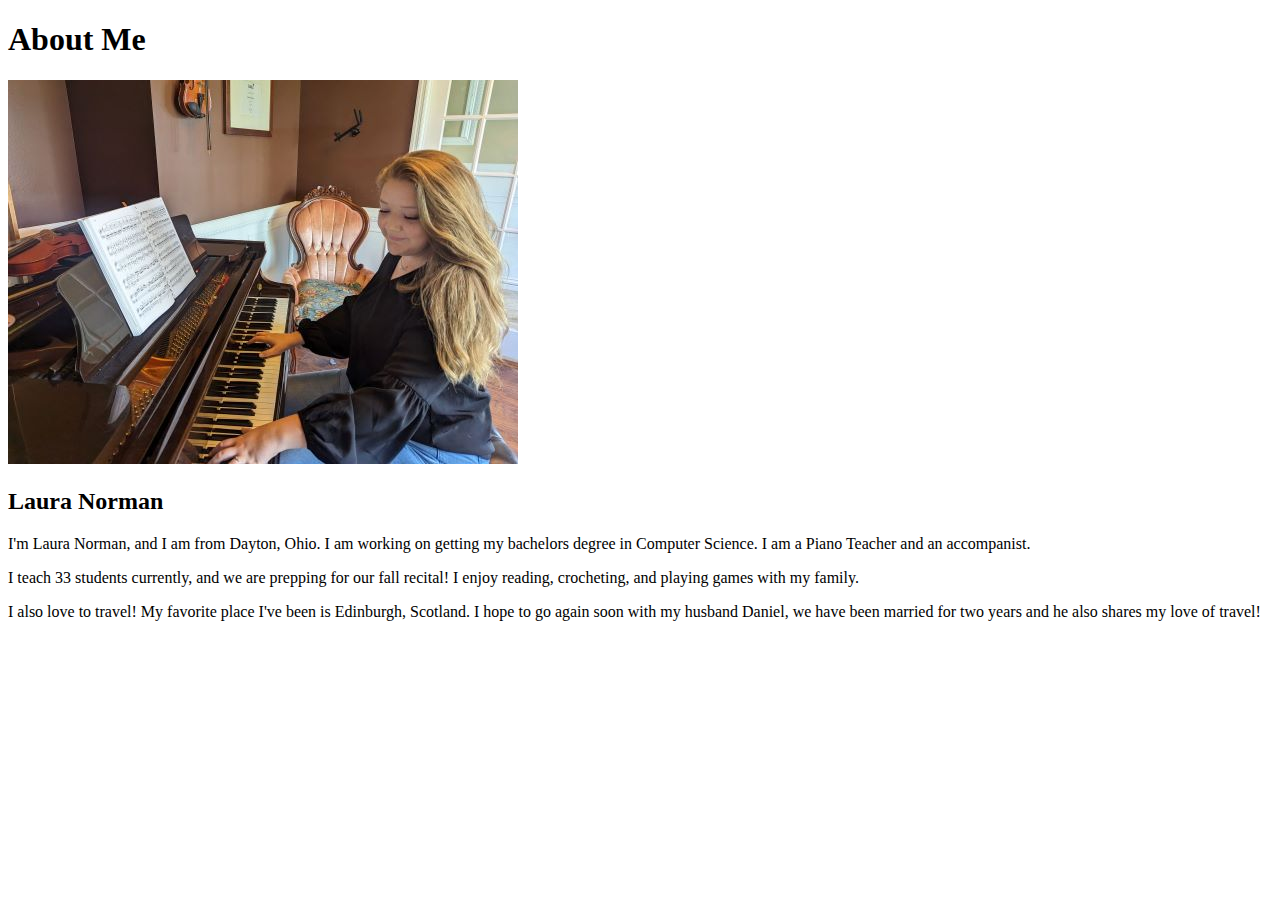
<file: aboutme/index.html>
<!DOCTYPE html>
<html lang="en">
<head>
    <meta charset="UTF-8">
    <metta http-equiv="X-USA-Compatible" content="IE=edge">
        <meta name="viewport" content="width=device-width, initial-scale=1.0">
        <title>All About Me</title>
</head>
<body>
    <h1>About Me</h1>
    <img alt="Laura Norman Piano" src="images/Piano.jpg" >
    <h2>Laura Norman</h2>
    <p>I'm Laura Norman, and I am from Dayton, Ohio. I am working on getting my bachelors degree in Computer Science. I am a Piano Teacher and an accompanist. </p>
    <p>I teach 33 students currently, and we are prepping for our fall recital! I enjoy reading, crocheting, and playing games with my family.</p>
    <p>I also love to travel! My favorite place I've been is Edinburgh, Scotland. I hope to go again soon with my husband Daniel, we have been married for two years and he also shares my love of travel!</p>
</body>
</html>
</file>
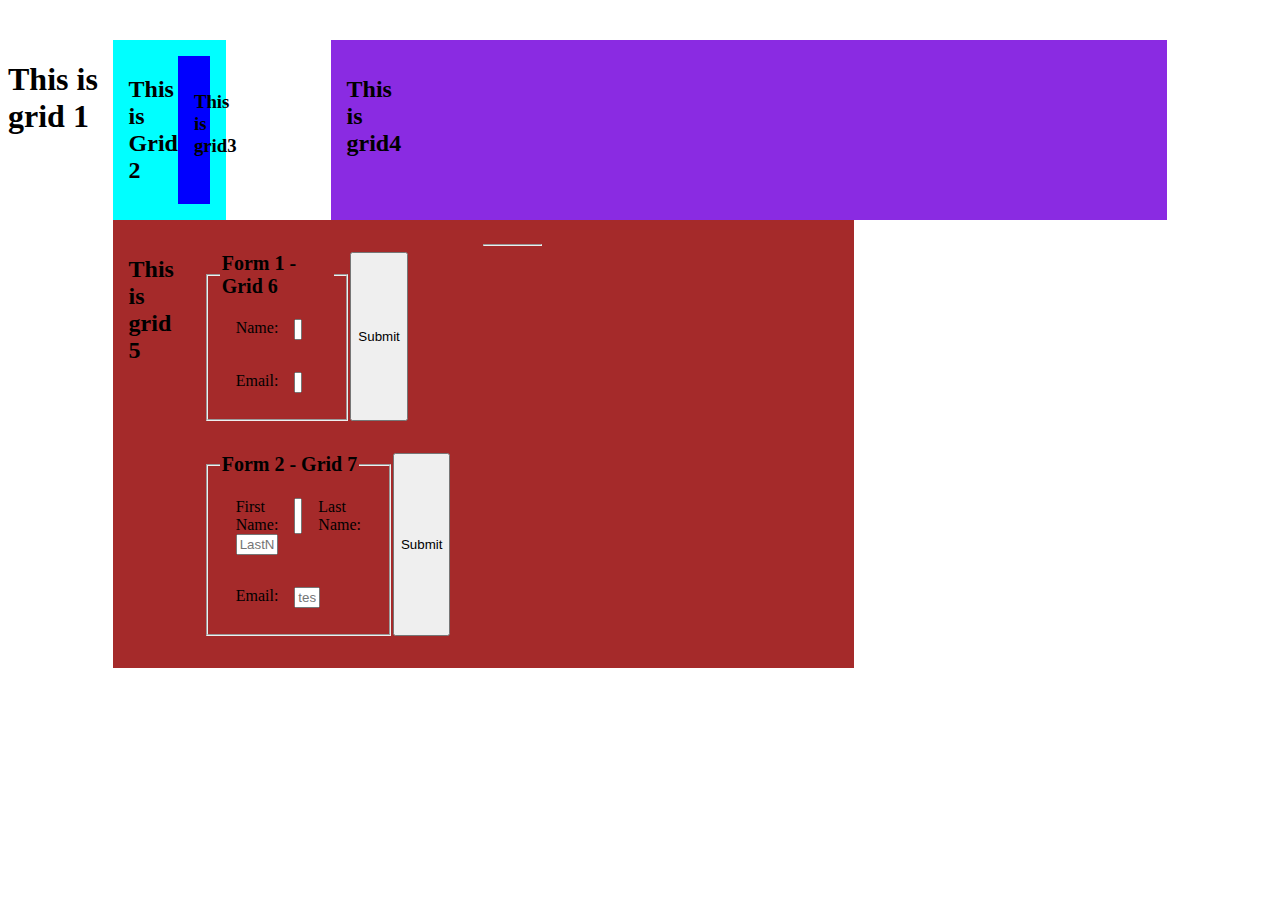
<file: extra-credit/index.html>
<!DOCTYPE html>
<html lang="en">

<head>
    <meta charset="utf-8" />
    <meta name="viewport" content="width=device-width, initial-scale=1" />
    <link rel="icon" href="favicon.ico" />

    <title>Grid Layout Example</title>

    <meta name="description" content="A simple webpage to demonstrate how to do Grid Layout" />

    <!-- Import the webpage's stylesheet -->
    <link rel="stylesheet" href="styles/grid.css" />
</head>

<body>
    <div class="grid1">
        <h1>This is grid 1</h1>
        <div class="grid2">
            <h2>This is Grid 2</h2>
            <div class="grid3">
                <h3>This is grid3</h3>
            </div>
        </div>
        <div class="grid4">
            <h2>This is grid4</h2>
        </div>
        <section>
            <h2>This is grid 5</h2>
            <form action="#">
                <fieldset>
                    <legend>Form 1 - Grid 6</legend>
                    <div>
                        <label for="name">Name:</label>
                        <input type="text" id="name" name="fullname" required placeholder="Full Name" />
                    </div>
                    <div>
                        <label for="email">Email: </label>
                        <input type="email" id="email" name="e-mail" placeholder="test@example.com" />
                    </div>
                </fieldset>
                <button type="submit">Submit</button>
            </form>
            <div>
                <hr />
            </div>
            <form action="#">
                <fieldset>
                    <legend>Form 2 - Grid 7</legend>
                    <div>
                        <label for="name1">First Name:</label>
                        <input type="text" id="name1" name="firstname" required placeholder="First Name" />
                        <label for="name2">Last Name:</label>
                        <input type="text" id="name2" name="lastname" required placeholder="LastName" />
                    </div>
                    <div>
                        <label for="email2">Email: </label>
                        <input type="email" id="email2" name="email2" placeholder="test@example.com" />
                    </div>
                </fieldset>
                <button type="submit">Submit</button>
            </form>
        </section>
    </div>
</body>

</html>
</file>
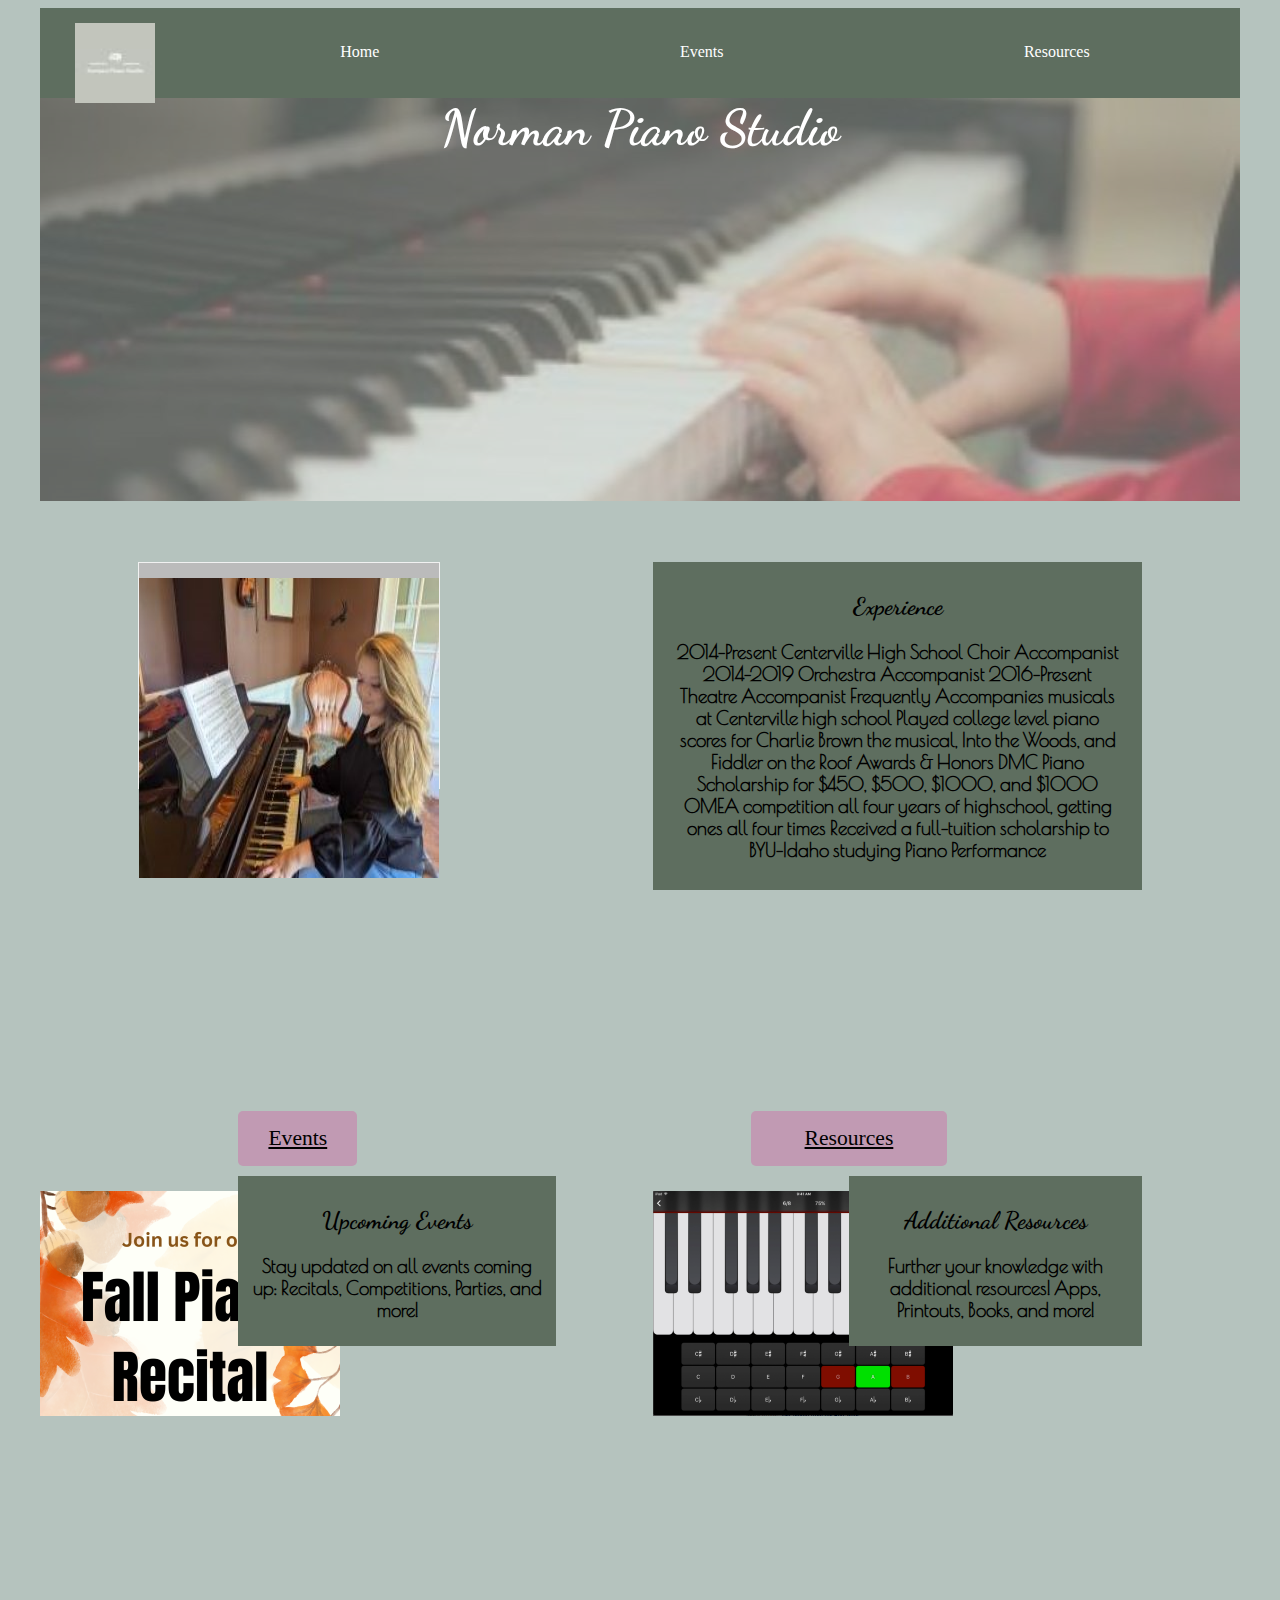
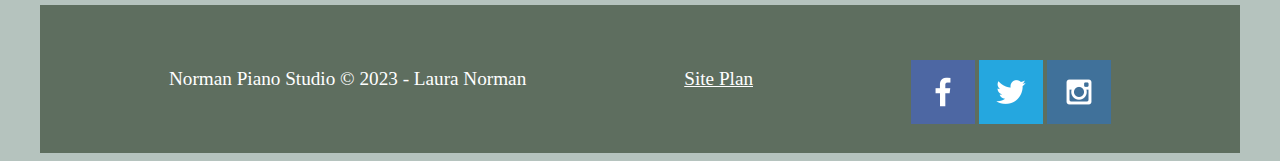
<file: pianostudio/index.html>
<!DOCTYPE html>
<html lang="en">
<head>
    <meta charset="UTF-8">
    <meta name="viewport" content="width=device-width, initial-scale=1.0">
    <title>Norman Piano Studio | Home</title>
    <link type="text/css" rel="stylesheet" href="styles/style.css">
</head>
<body>
    <div id="contentblock">
        <header>
            <a id="logo_link" href="index.html">
                <img class="logo" src="images/npslogo.jpg" alt="Logo Image">
            </a>
            <nav>
                <a href="index.html">Home</a>
                <a href="events.html">Events</a>
                <a href="resources.html">Resources</a>
            </nav>
        </header>
        <div id="hero">
            <div id="hero-box">
                <img id="hero-img" src="images/piano-student.jpg" alt="Piano Student">
            </div>
            <h1 id="hero-msg">Norman Piano Studio</h1>
        </div>
        <main class="grid">
                <div class="flip-card">
                    <div class="flip-card-inner">
                        <div class="flip-card-front">
                            <img src="images/laura-piano.jpg" alt="Avatar" style="width:300px;height:300px;">
                        </div>
                        <div class="flip-card-back">
                            <h2>Laura Norman</h2>
                            <p>Pianist</p>
                            <p>Teacher, Performer, and Accompanist</p>
                        </div>
                    </div>
                </div>
                <section class="msg">
                    <h2>Experience</h2>
                    <h3>
                        2014-Present Centerville High School Choir Accompanist
                        2014-2019 Orchestra Accompanist
                        2016-Present Theatre Accompanist
                        Frequently Accompanies musicals at Centerville high school
                        Played college level piano scores for Charlie Brown the musical, Into the Woods, and Fiddler on the Roof
                        Awards & Honors
                        DMC Piano Scholarship for $450, $500, $1000, and $1000
                        OMEA competition all four years of highschool, getting ones all four times
                        Received a full-tuition scholarship to BYU-Idaho studying Piano Performance
                    </h3>
                </section>
                <img class="flyerimg" src="images/home-flyer.png" alt="Fall Recital">
                
                <div class="page1card">
                    <h2>Upcoming Events</h2>
                    <h3>
                        Stay updated on all events coming up: Recitals, Competitions, Parties, and more!
                    </h3>
                </div>

                <div class="button-box1">
                    <a class="page1" href="events.html">Events</a>
                </div>
                
                <img class="gameimg" src="images/game-one.png" alt="Music Theory Game1">
                
                <div class="page2card">
                    <h2>Additional Resources</h2>
                    <h3>
                        Further your knowledge with additional resources! Apps, Printouts, Books, and more!
                    </h3>
                </div>

                <div class="button-box2">
                    <a class="page2" href="resources.html">Resources</a>
                </div>
            <!--
            <section class="lessoninfo">
                <h2>Additional Lesson Information</h2>
                <h3>
                    General information about lessons will include: Required Book List: Piano Adventures Performance 
                    Book for current level Piano Adventures Theory Book for current level These will include amazon links 
                    to them. For materials: I will be doing just a basic half inch binder with page protectors that I will
                    fill with notes taken during the lesson, and printed out fun/recital songs that we might decide to work on. 
                    For those materials, I require an additional $5 to the payment for the first month of lessons. My lessons will 
                    take place in my parents music room located at: 360 Saddleriver Drive Dayton, OH 45458 There is seating in the
                    music room as well as in the library room that is right next door. Lessons will be $20 each for a half hour lesson. 
                    Payment is due at the beginning of the month for the whole month. Any conflicts need to be addressed before the 
                    month, and there will be no payment required for those scheduled absences. A final thing I could include is a 
                    link to my policies, or type them out. Here are my policies: Payment 1. Payment is due in full on the first 
                    lesson of each month. 2. I accept checks and venmo for payment. 3. Tuition is NOT refundable unless a whole 
                    day of lessons are canceled, making make ups for 7 different kids impossible. I am, however, extremely flexible 
                    about make-up lessons. 4. New students starting after the first week of the month are billed only for the lessons 
                    remaining in that month. Regular monthly billing begins the following month. 5. Tuition is currently $20.00 per 
                    lesson and does not include books or supplies. Scheduling and Attendance 1. Students are allowed one make-up lesson 
                    per month for illness, conflicts, etc. Please attempt to give me as much advance notice of absences as is possible 
                    so that I may adjust schedules. The make-up must be attended within the month taken; preferably the same week. 
                    2. Make-up lessons are not carried over to the next month. 3. No make-ups are given for no-shows or if you forget 
                    to come to a lesson. 4. No make-ups are given for make-up lessons not attended. 5. Arrive at your lesson on time. 
                    My schedule usually does not allow me to push into the next time slot. Discounts, Awards and Transfers 1. Lessons are 
                    transferable to students not currently enrolled. You may transfer a free lesson reward or a lesson already paid for 
                    into a gift certificate for someone other than yourself or your child.
                </h3>
            </section>
            -->
        </main>
        <footer>
            <p>Norman Piano Studio &copy; 2023 - Laura Norman</p>
            <p><a href="site-plan.html">Site Plan</a></p>
            <div class="social">
                <a href="https://facebook.com" target="_blank">
                    <img src="images/facebook.png" alt="fb icon">
                </a>
                <a href="https://twitter.com" target="_blank">
                    <img src="images/twitter.png" alt="twitter icon">
                </a>
                <a href="https://instagram.com" target="_blank">
                    <img src="images/instagram.png" alt="instagram icon">
                </a>
            </div>
        </footer>
    </div>
</body>
</html>
</file>
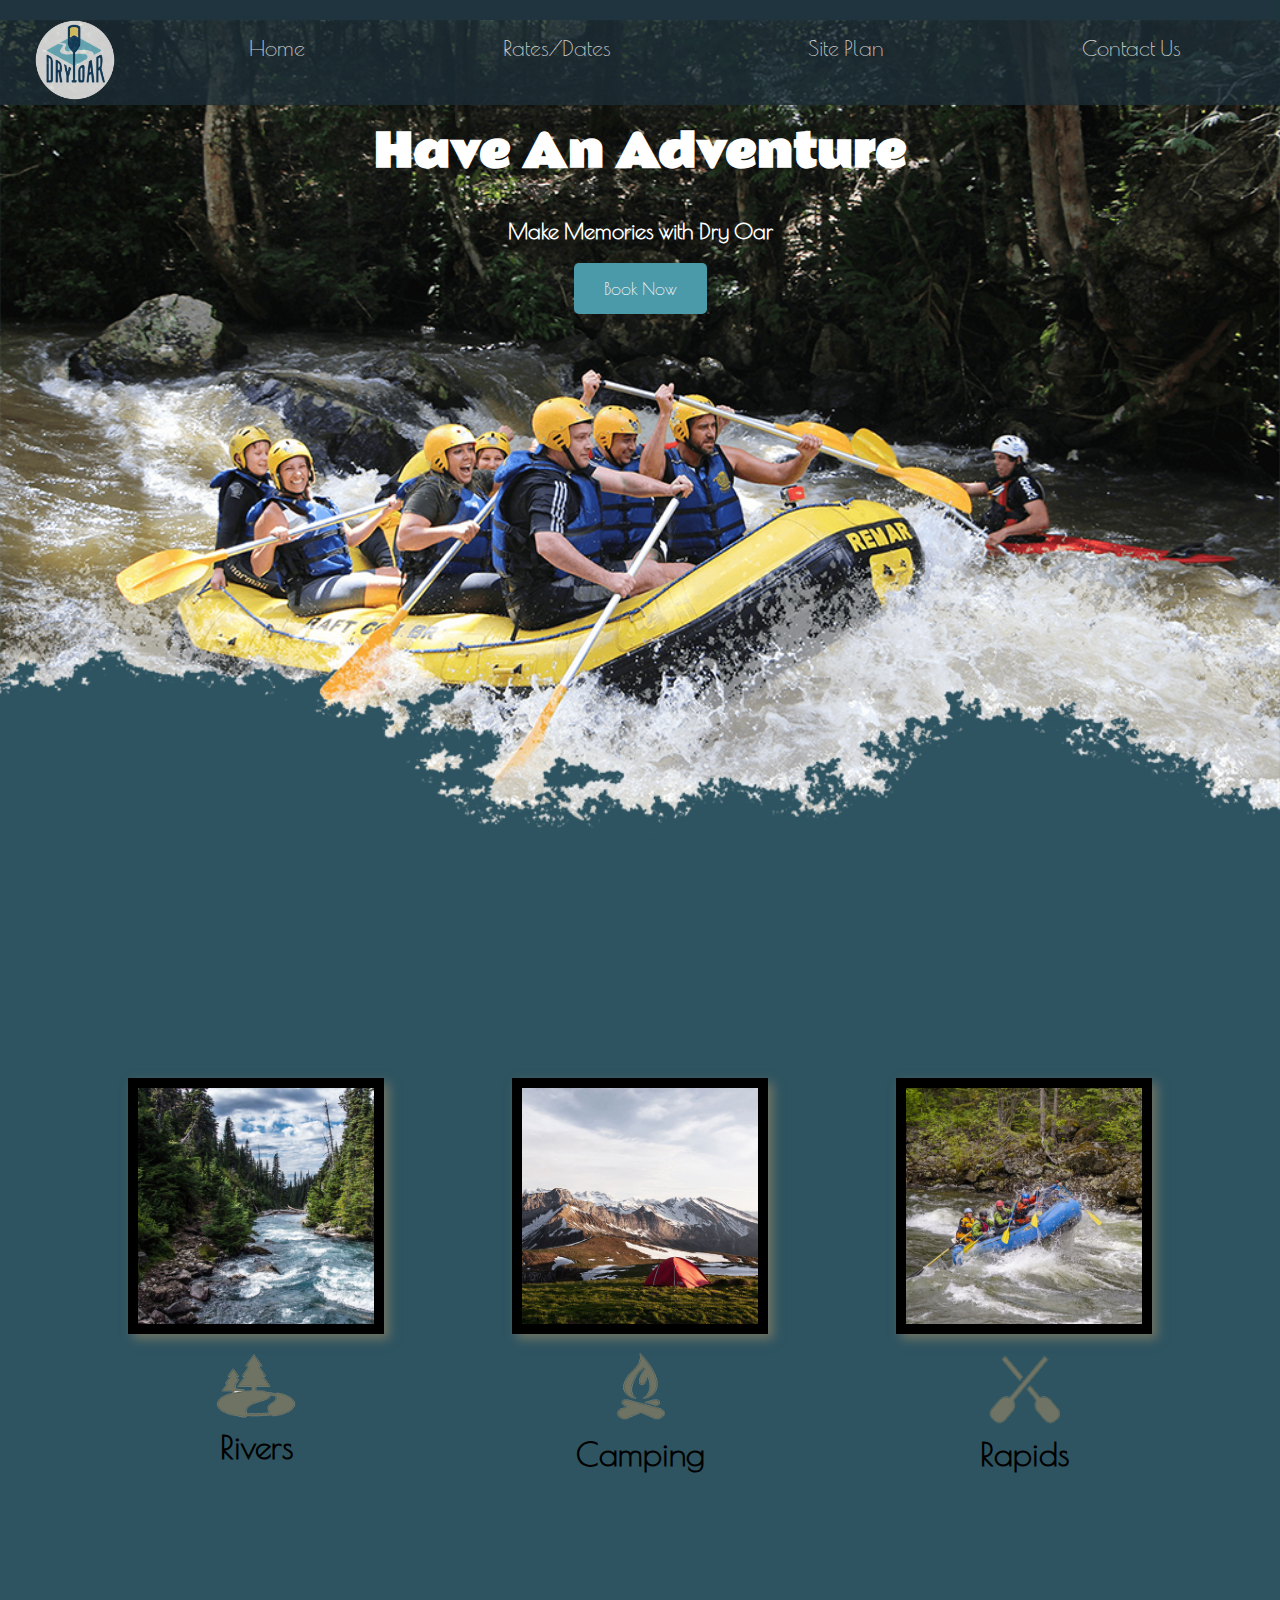
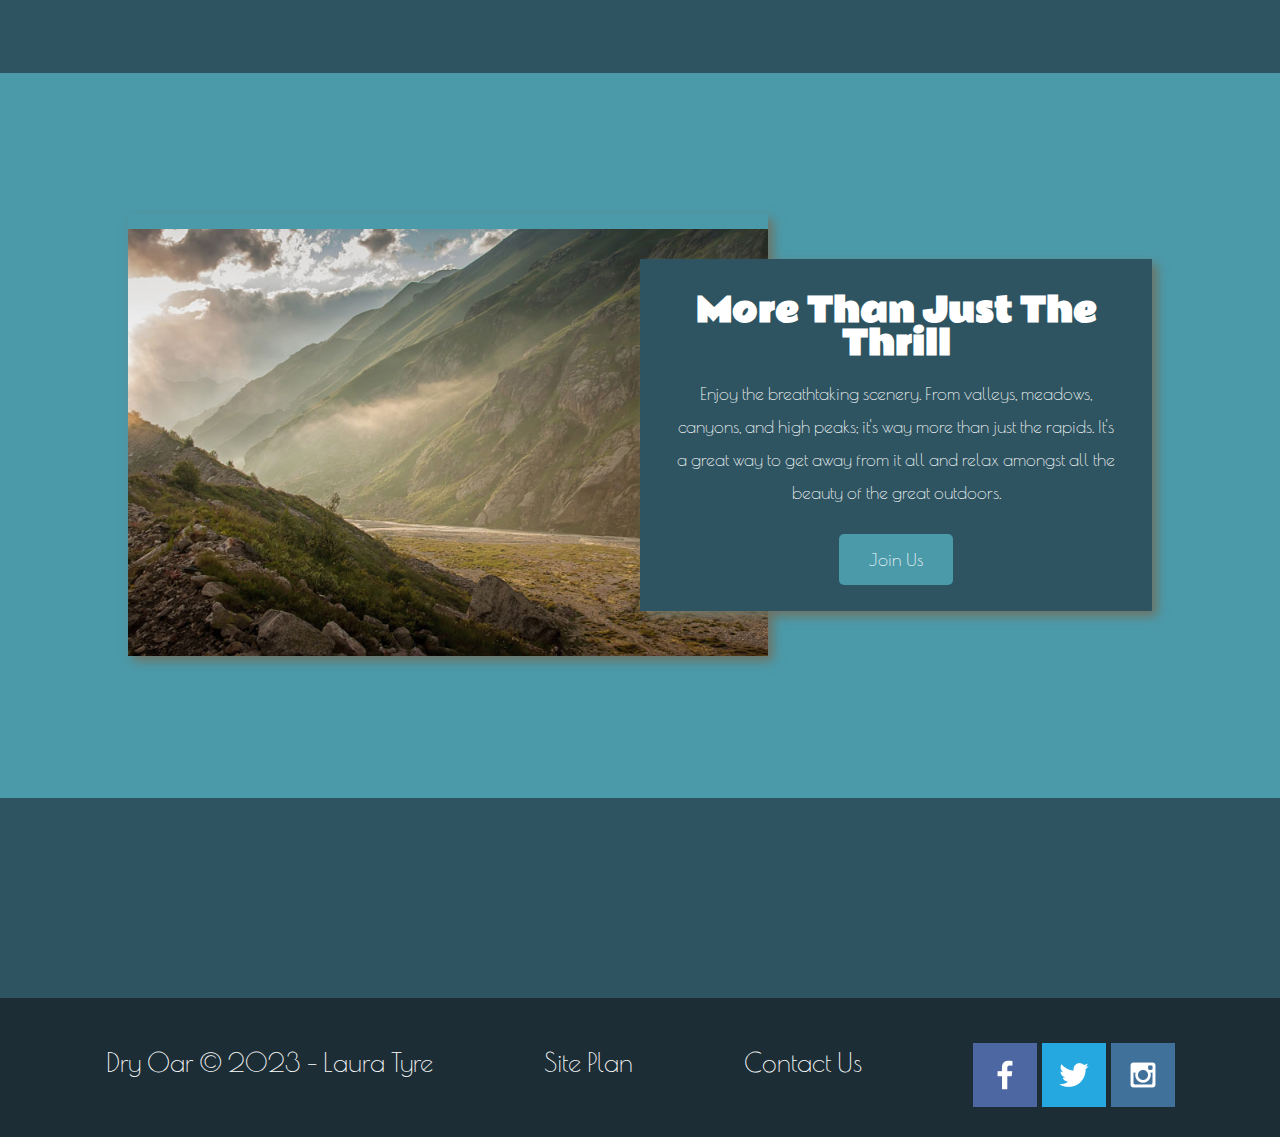
<file: wwr/index.html>
<!DOCTYPE html>
<html lang="en">
<head>
    <meta charset="UTF-8">
    <meta name="viewport" content="width=device-width, initial-scale=1.0">
    <title>Whitewater Rafting Vacations | Dry Oar Boating | Home</title>
    <link rel="stylesheet" href="styles/style.css">
</head>
<body>
    <div id="content">
        <header>
            <a id="logo_link" href="index.html">
                <img class="logo" src="images/logo.png" alt="Dry Oar Logo">
            </a>
            <nav>
                <a href="index.html">Home</a>
                <a href="ratesdates.html">Rates/Dates</a>
                <a href="site-plan-rafting.html">Site Plan</a>
                <a href="contactus.html">Contact Us</a>
            </nav>
        </header>
        <div id="hero">
            <div id="hero-box">
                <img id="hero-img" src="images/hero.png" alt="People enjoying white water rafting">
            </div>
            <section id="hero-msg">
                <h1 class="home-title">Have An Adventure</h1>
                <h4>Make Memories with Dry Oar</h4>
                <div class="button-box">
                    <a class="book" href="contactus.html">Book Now</a>
                </div>
            </section>
        </div>
        <main class="home-grid">
            <section class="rivers-card">
                <img class="card-img" src="images/rivers.jpg" alt="river in forest">
                <img class="icon" src="images/river_icon.png" alt="river icon">
                <h2>Rivers</h2>
            </section>
            <section class="camping-card">
                <img class="card-img" src="images/camping.jpg" alt="tent in mountains">
                <img class="icon" src="images/fire_icon.png" alt="fire icon">
                <h2>Camping</h2>
            </section>
            <section class="rapids-card">
                <img class="card-img" src="images/rapids.jpg" alt="rafting boat">
                <img class="icon" src="images/oars.png" alt="oars icon">
                <h2>Rapids</h2>
            </section>
            <div id="background"></div>
            <img class="mountains" src="images/mountains.jpg" alt="Misty Mountains">
            <section class="msg">
                <h2>More Than Just The Thrill</h2>
                <p>Enjoy the breathtaking scenery. From valleys, meadows, canyons, and high peaks; it's way more than just the rapids. It's a great way to get away from it all and relax amongst all the beauty of the great outdoors. </p>
                <a class="join" href="rivers.html">Join Us</a>
            </section>
        </main>
        <footer>
            <p>Dry Oar &copy; 2023 - Laura Tyre</p>
            <p><a href="site-plan-rafting.html">Site Plan</a></p>
            <p><a href="contactus.html">Contact Us</a></p>
            <div class="social">
                <a href="https://facebook.com" target="_blank">
                    <img src="images/facebook.png" alt="fb icon">
                </a>
                <a href="https://twitter.com" target="_blank">
                    <img src="images/twitter.png" alt="twitter icon">
                </a>
                <a href="https://instagram.com" target="_blank">
                    <img src="images/instagram.png" alt="instagram icon">
                </a>
            </div>
        </footer>
    </div>
</body>
</html>
</file>
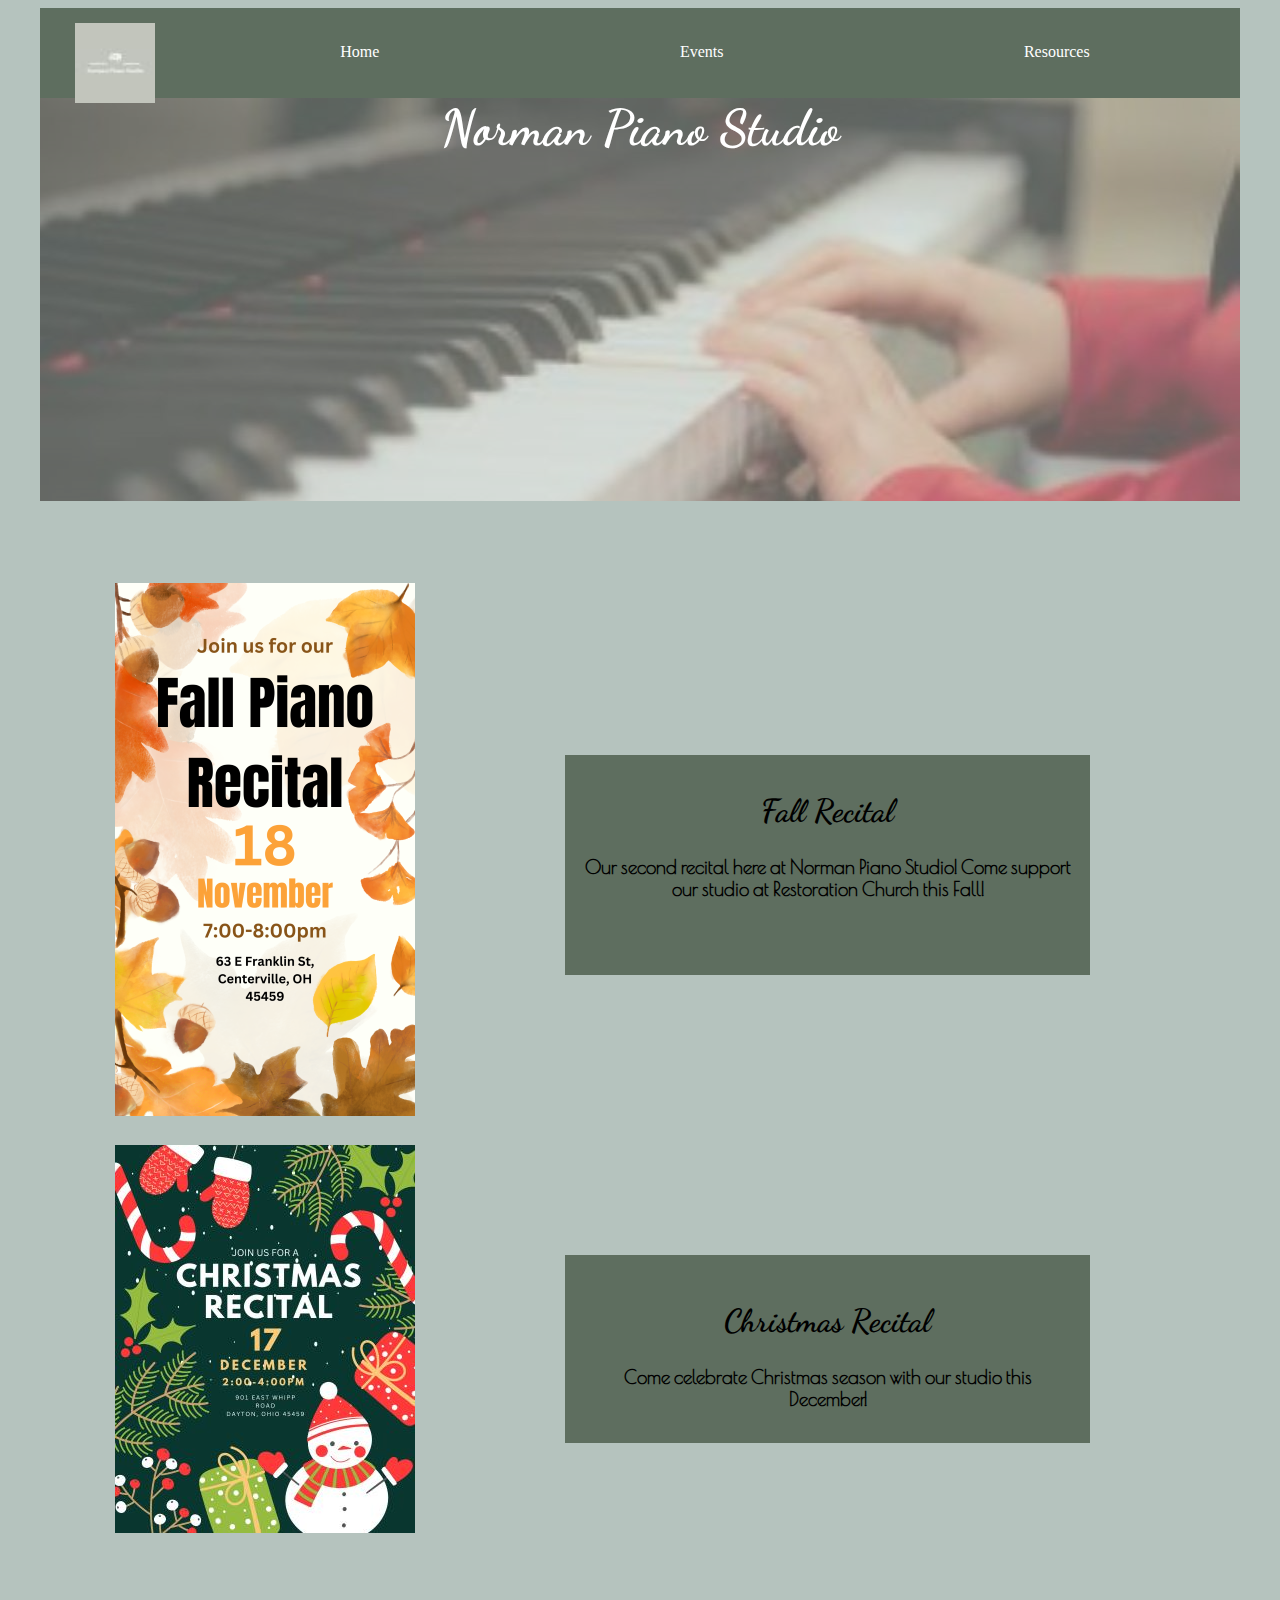
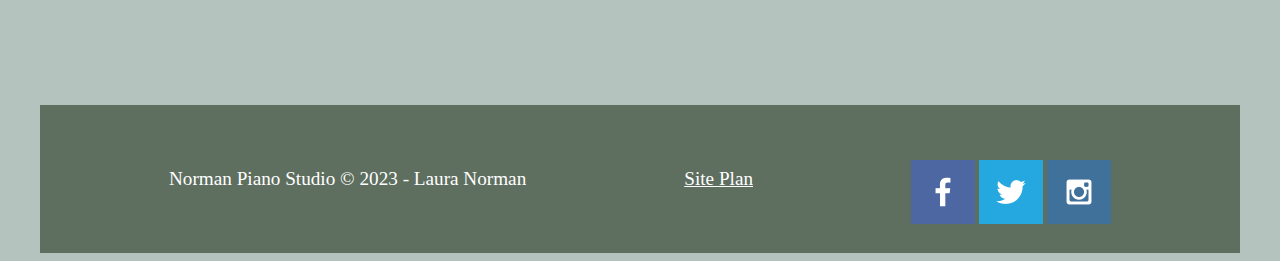
<file: pianostudio/events.html>
<!DOCTYPE html>
<html lang="en">
<head>
    <meta charset="UTF-8">
    <meta name="viewport" content="width=device-width, initial-scale=1.0">
    <title>Norman Piano Studio | Events</title>
    <link type="text/css" rel="stylesheet" href="styles/style.css">
</head>
<body>
    <div id="contentblock">
        <header>
            <a id="logo_link" href="index.html">
                <img class="logo" src="images/npslogo.jpg" alt="Logo Image">
            </a>
            <nav>
                <a href="index.html">Home</a>
                <a href="events.html">Events</a>
                <a href="resources.html">Resources</a>
            </nav>
        </header>
        <div id="hero">
            <div id="hero-box">
                <img id="hero-img" src="images/piano-student.jpg" alt="Piano Student">
            </div>
            <h1 id="hero-msg">Norman Piano Studio</h1>
        </div>
        <main class="page2-grid">
            <img class="flyer1" src="images/fall-flyer.png" alt="Fall Recital">
            <div class="fall">
                <h2>Fall Recital</h2>
                <h3>Our second recital here at Norman Piano Studio! Come support our 
                    studio at Restoration Church this Fall!</h3>
            </div>
            <img class="flyer2" src="images/christmas-flyer.jpg" alt="Christmas Recital">
            <div class="winter">
                <h2>Christmas Recital</h2>
                <h3>Come celebrate Christmas season with our studio this December!</h3>
            </div>
        </main>
        <footer>
            <p>Norman Piano Studio &copy; 2023 - Laura Norman</p>
            <p><a href="site-plan.html">Site Plan</a></p>
            <div class="social">
                <a href="https://facebook.com" target="_blank">
                    <img src="images/facebook.png" alt="fb icon">
                </a>
                <a href="https://twitter.com" target="_blank">
                    <img src="images/twitter.png" alt="twitter icon">
                </a>
                <a href="https://instagram.com" target="_blank">
                    <img src="images/instagram.png" alt="instagram icon">
                </a>
            </div>
        </footer>
    </div>
</body>
</html>
</file>
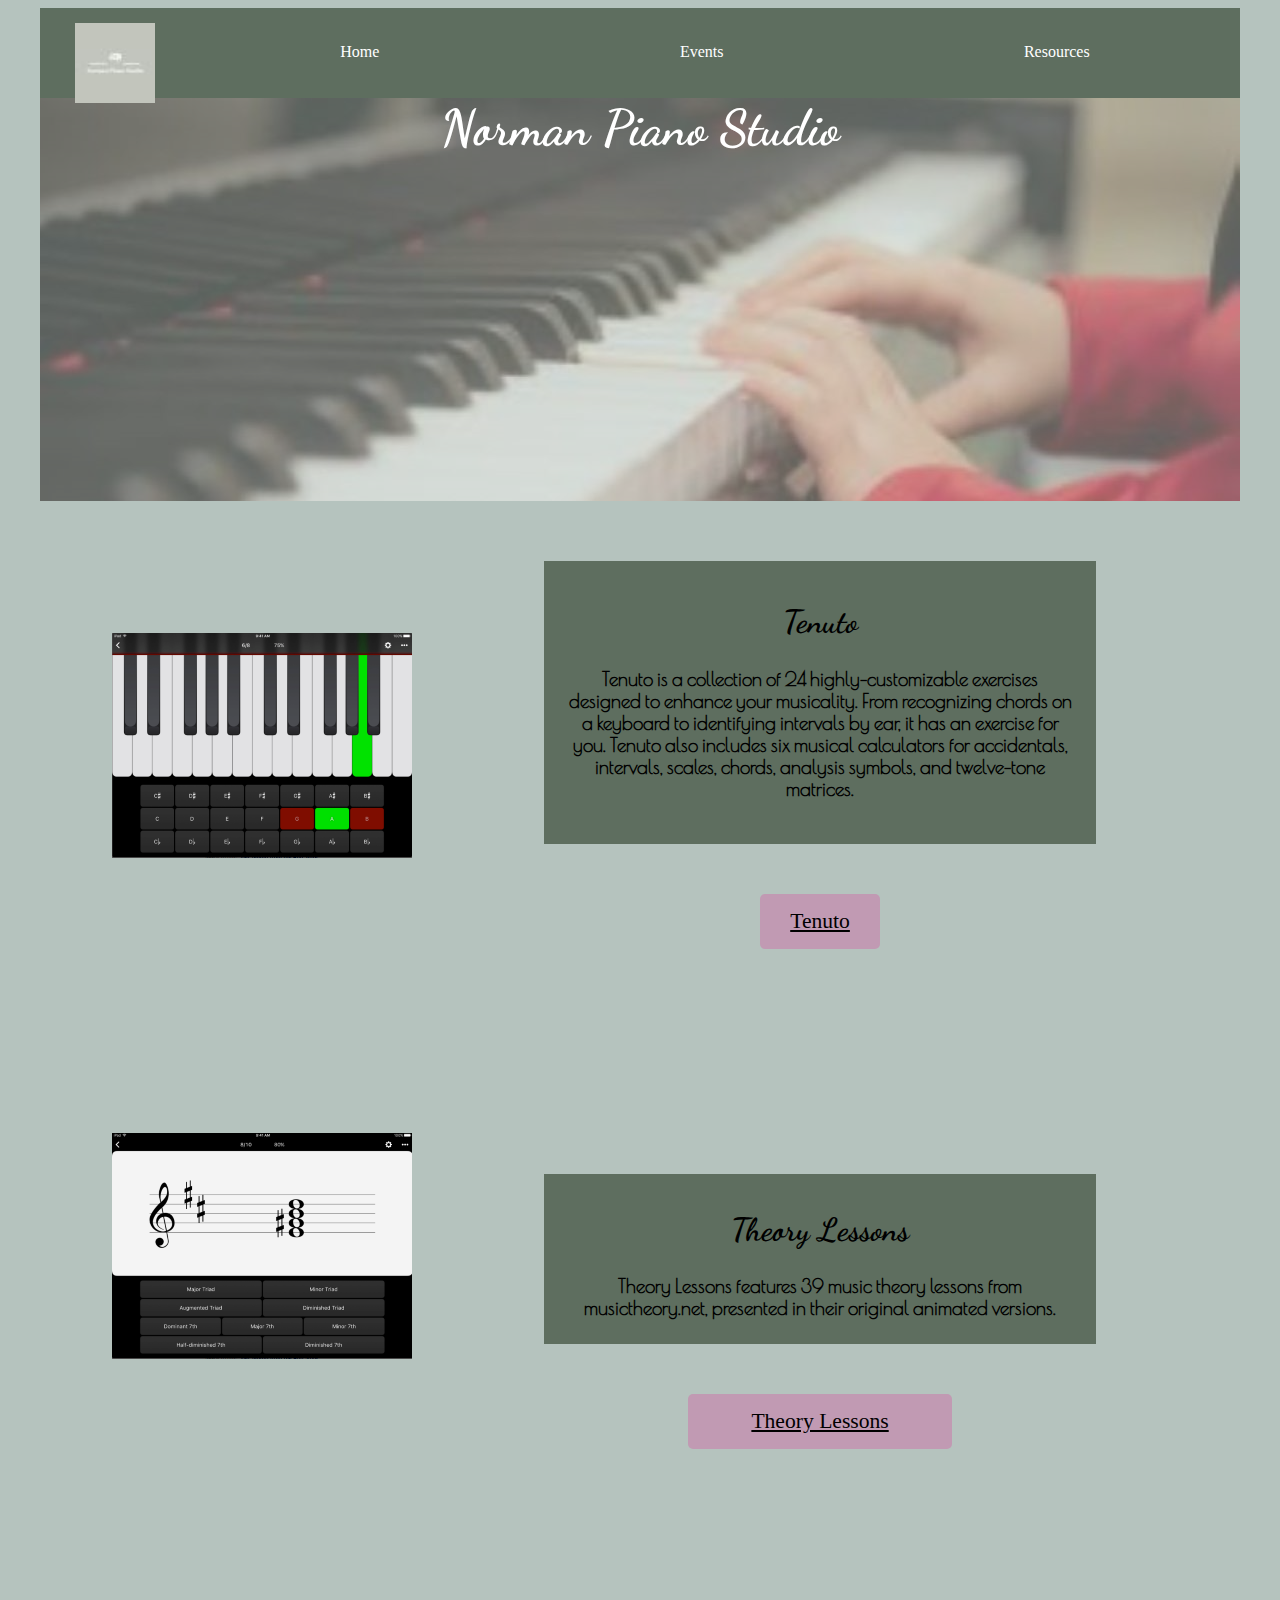
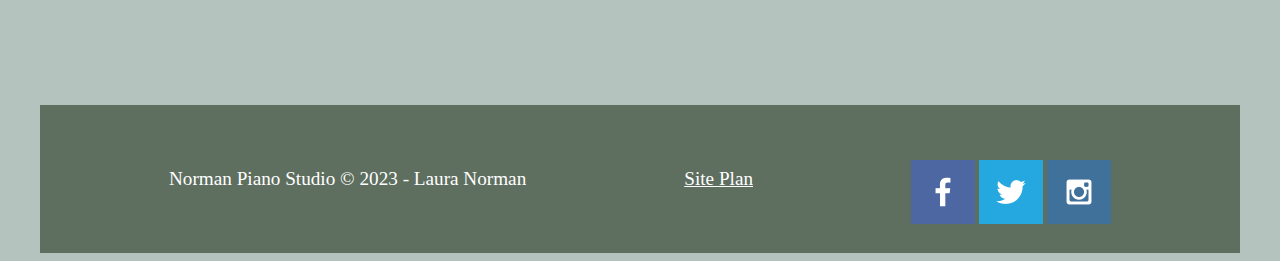
<file: pianostudio/resources.html>
<!DOCTYPE html>
<html lang="en">
<head>
    <meta charset="UTF-8">
    <meta name="viewport" content="width=device-width, initial-scale=1.0">
    <title>Norman Piano Studio | Resources</title>
    <link type="text/css" rel="stylesheet" href="styles/style.css">
</head>
<body>
    <div id="contentblock">
        <header>
            <a id="logo_link" href="index.html">
                <img class="logo" src="images/npslogo.jpg" alt="Logo Image">
            </a>
            <nav>
                <a href="index.html">Home</a>
                <a href="events.html">Events</a>
                <a href="resources.html">Resources</a>
            </nav>
        </header>
        <div id="hero">
            <div id="hero-box">
                <img id="hero-img" src="images/piano-student.jpg" alt="Piano Student">
            </div>
            <h1 id="hero-msg">Norman Piano Studio</h1>
        </div>
        <main class="page3-grid">
            <img class="game1" src="images/game-one.png" alt="Music Theory Game1">
            <div class="tenuto">
                <h2>Tenuto</h2>
                <h3>
                    Tenuto is a collection of 24 highly-customizable exercises 
                    designed to enhance your musicality. From recognizing chords 
                    on a keyboard to identifying intervals by ear, it has an exercise
                    for you. Tenuto also includes six musical calculators for accidentals, 
                    intervals, scales, chords, analysis symbols, and twelve-tone matrices.
                </h3>
            </div>
            <div class="button-box3">
                <a class="game1-link" href="https://apps.apple.com/us/app/tenuto/id459313476">Tenuto</a>
            </div>
            <img class="game2" src="images/game-two.png" alt="Music Theory Game2">
            <div Class="theory-lessons">
                <h2>Theory Lessons</h2>
                <h3>
                    Theory Lessons features 39 music theory lessons 
                    from musictheory.net, presented in their original 
                    animated versions.
                </h3>
                </div>
            <div class="button-box4">
                <a class="game2-link" href="https://apps.apple.com/us/app/theory-lessons/id493157418?ign-mpt=uo%3D4">Theory Lessons</a>
            </div>
        </main>
        <footer>
            <p>Norman Piano Studio &copy; 2023 - Laura Norman</p>
            <p><a href="site-plan.html">Site Plan</a></p>
            <div class="social">
                <a href="https://facebook.com" target="_blank">
                    <img src="images/facebook.png" alt="fb icon">
                </a>
                <a href="https://twitter.com" target="_blank">
                    <img src="images/twitter.png" alt="twitter icon">
                </a>
                <a href="https://instagram.com" target="_blank">
                    <img src="images/instagram.png" alt="instagram icon">
                </a>
            </div>
        </footer>
    </div>
</body>
</html>
</file>
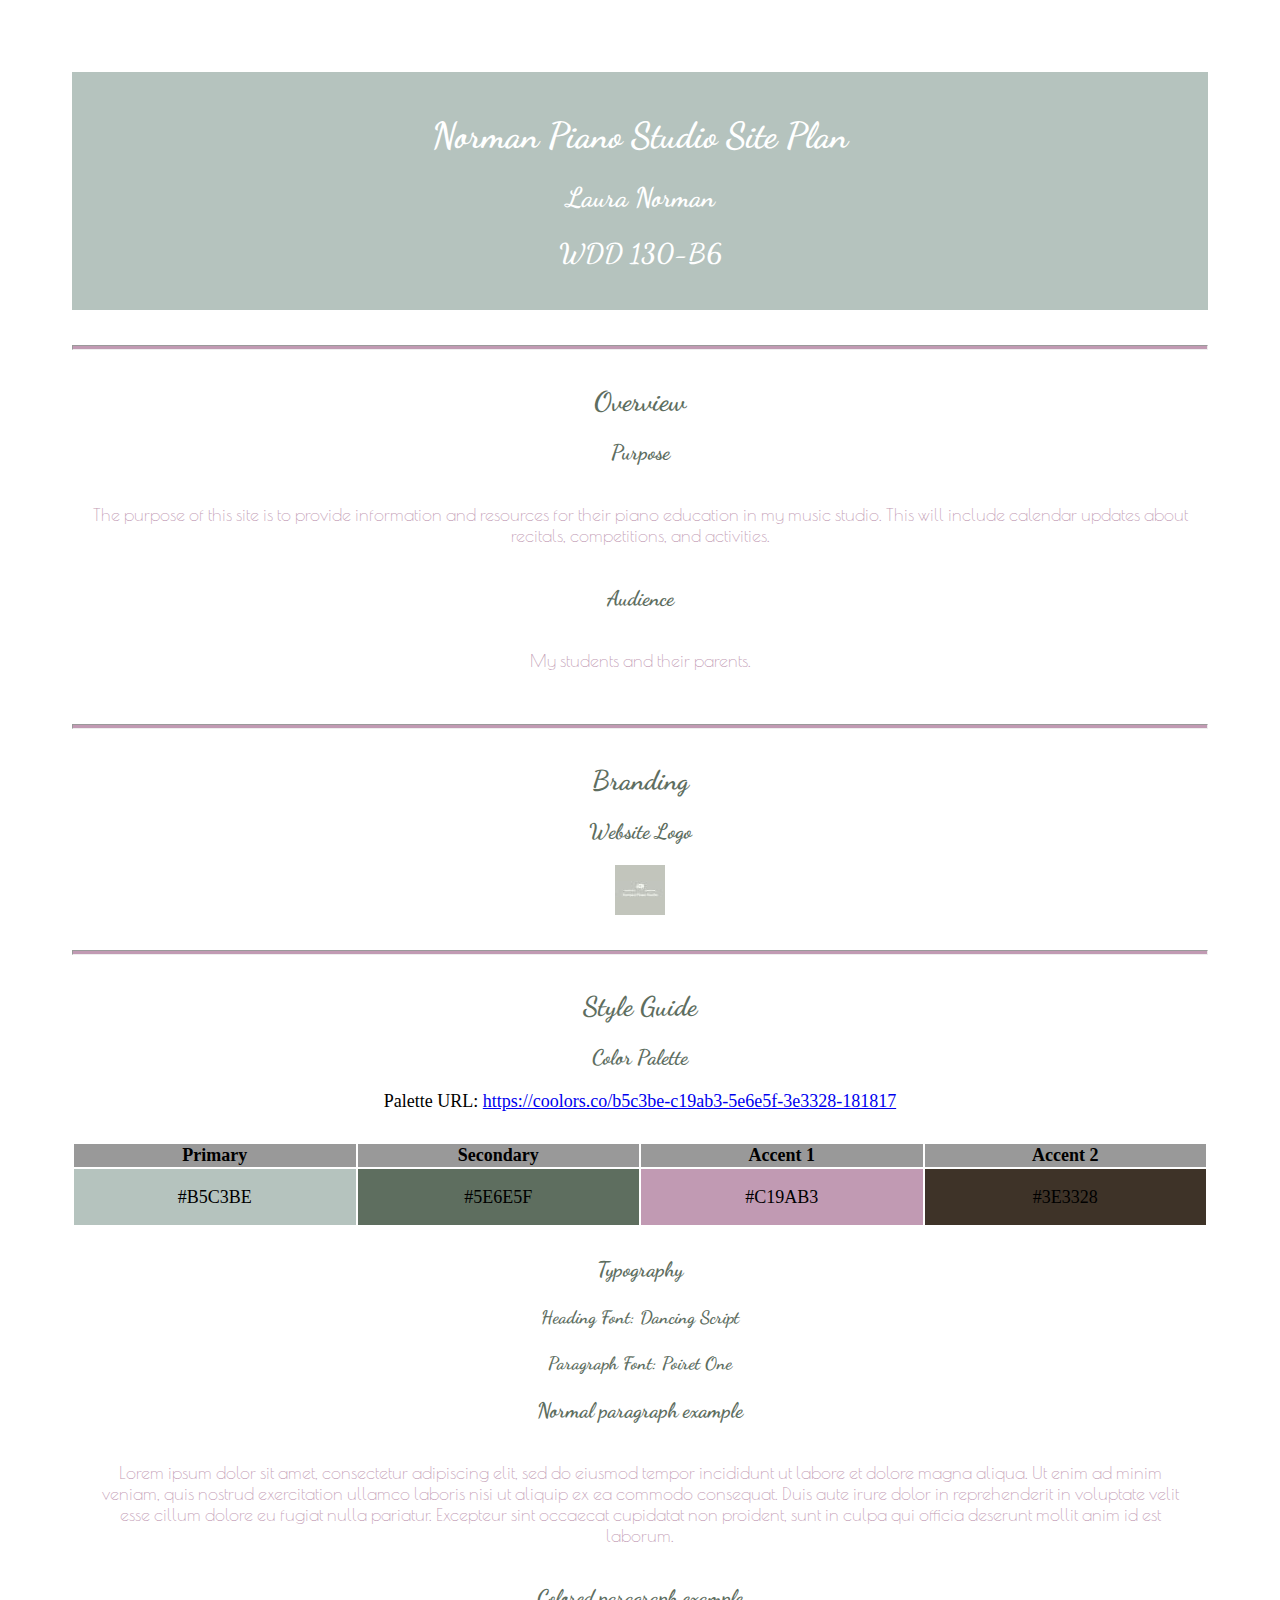
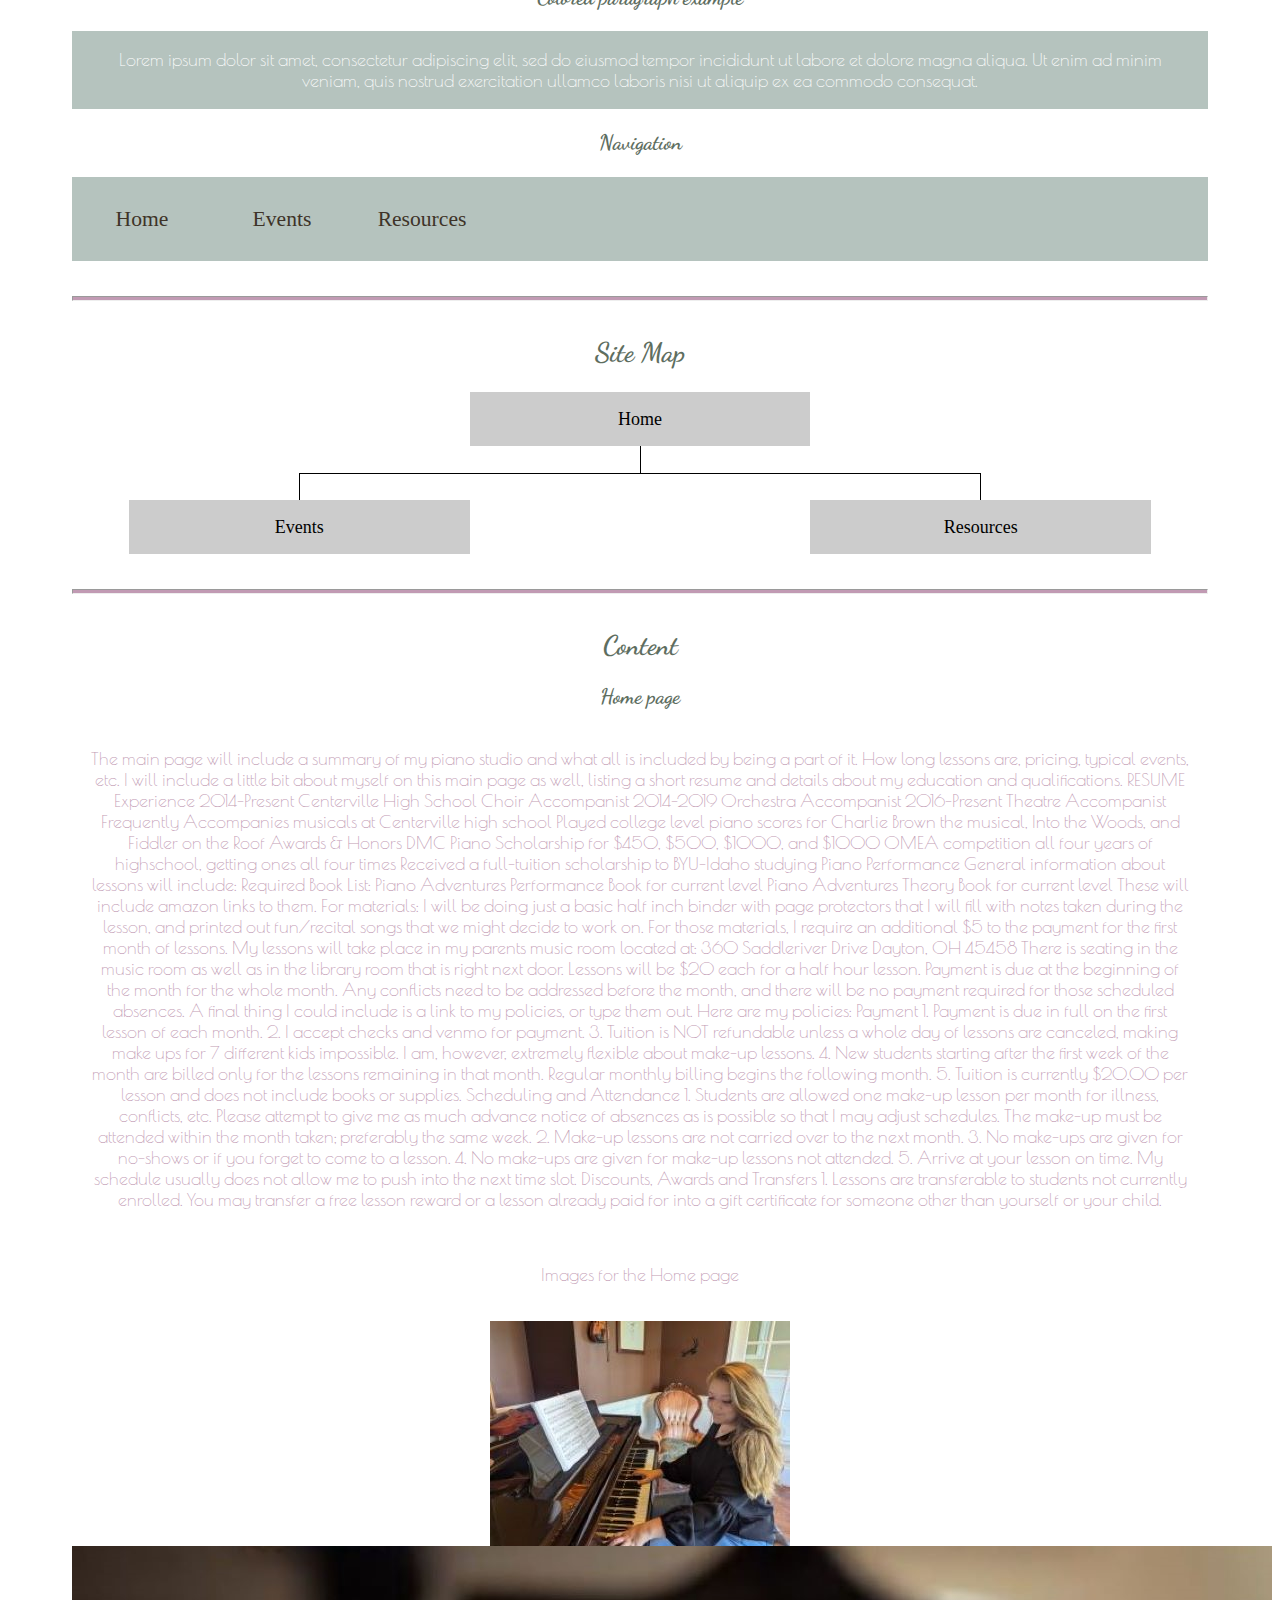
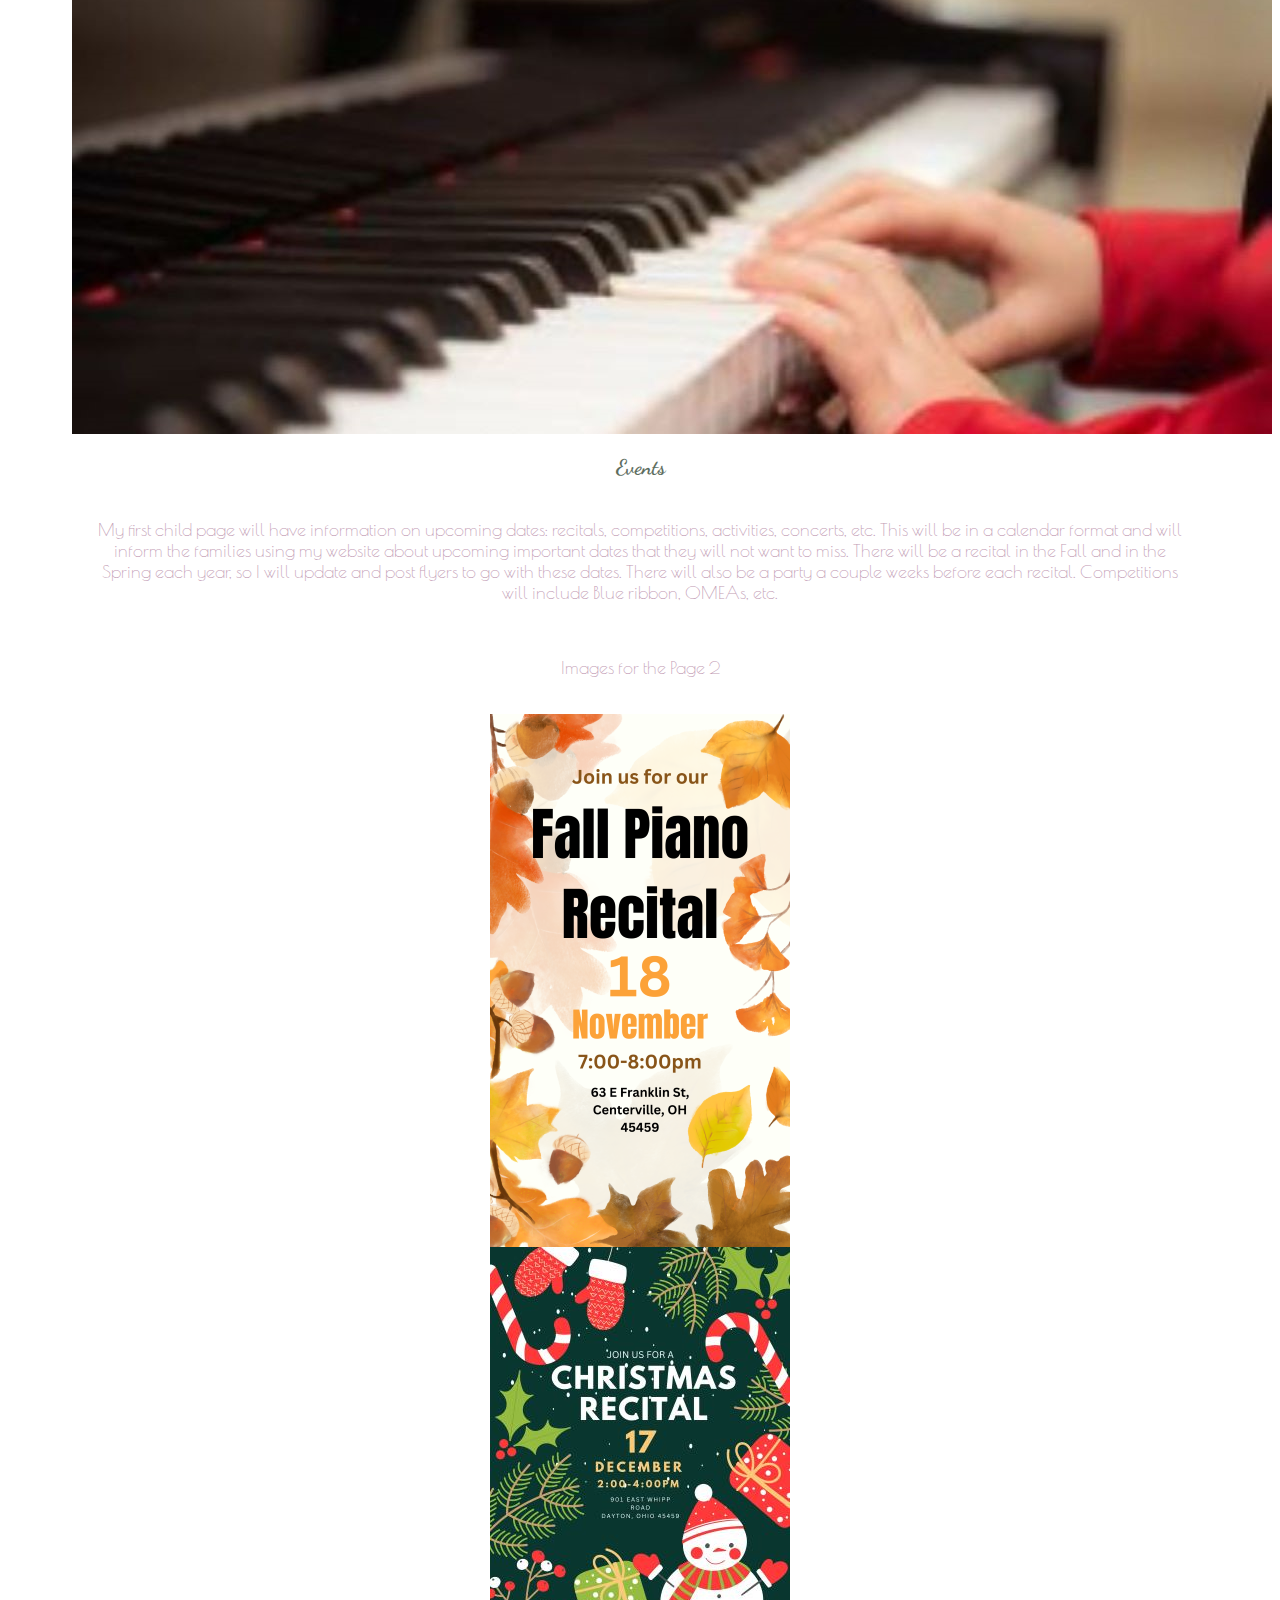
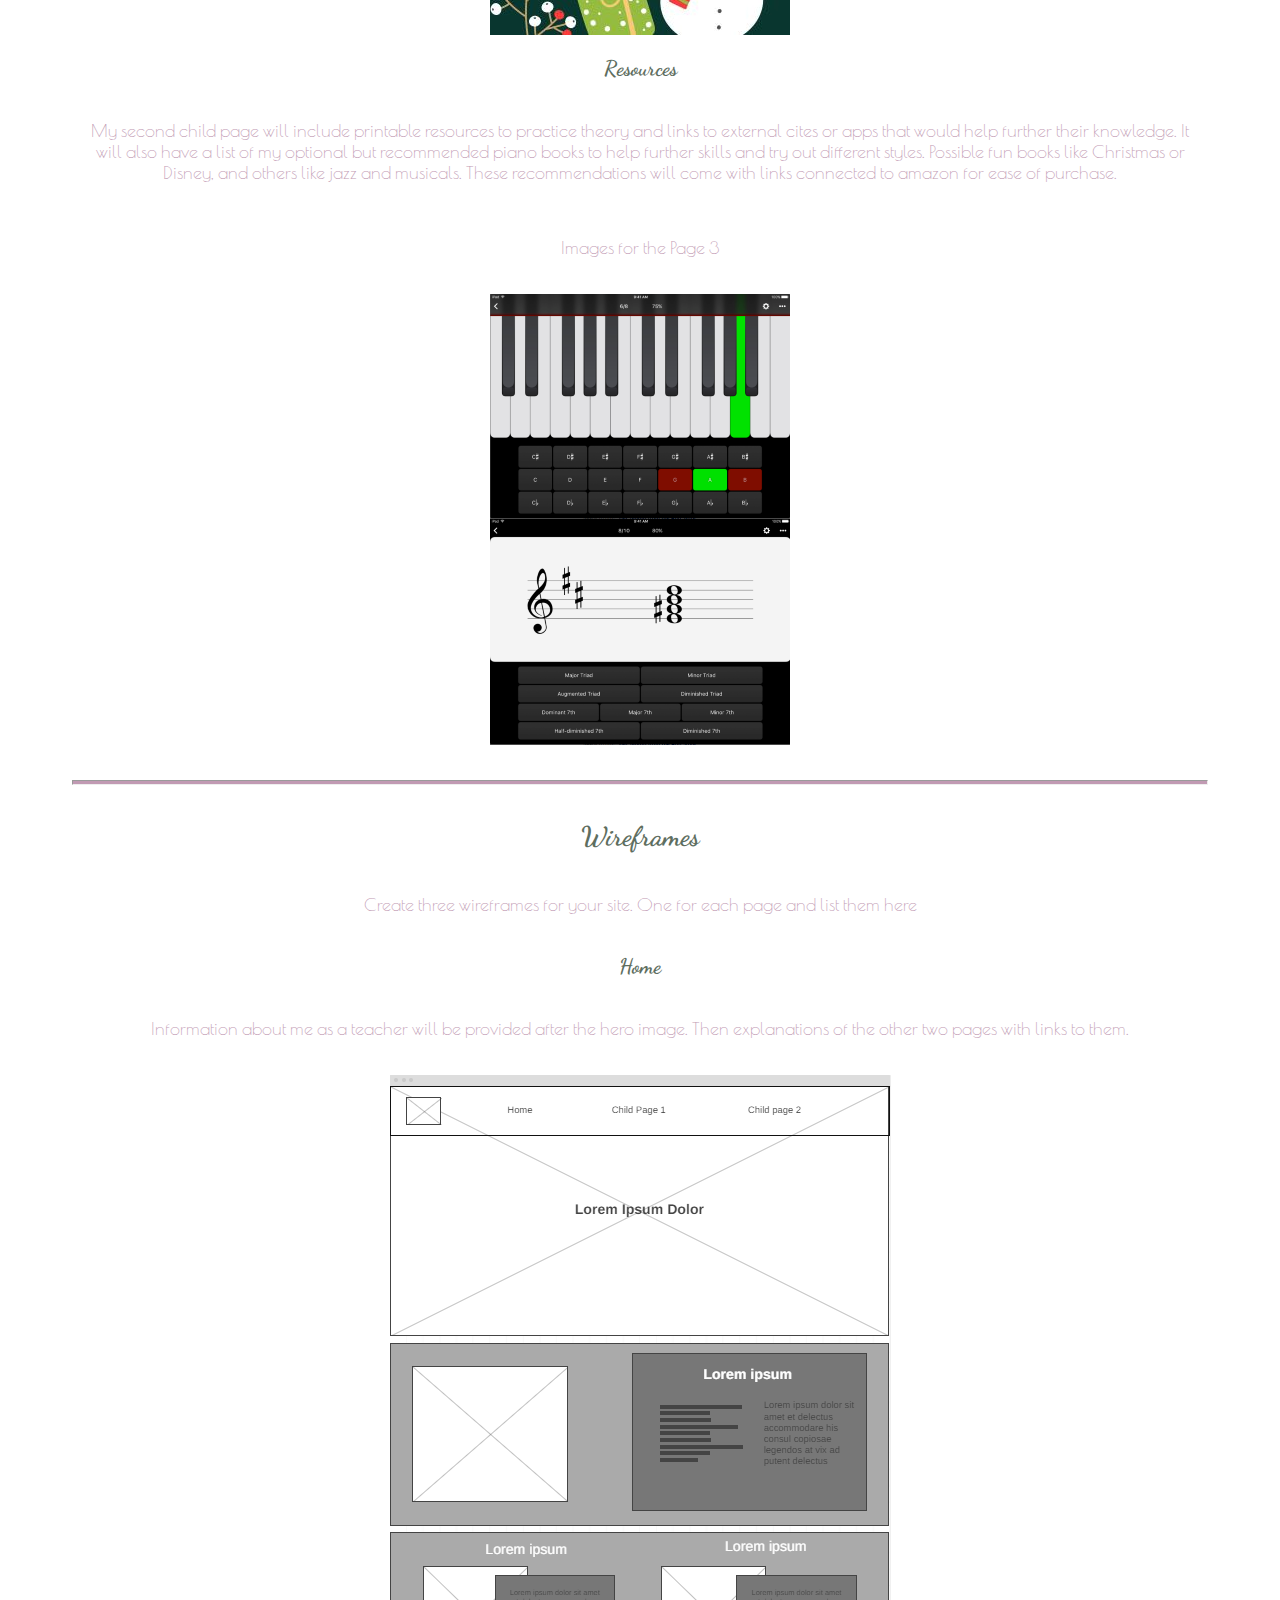
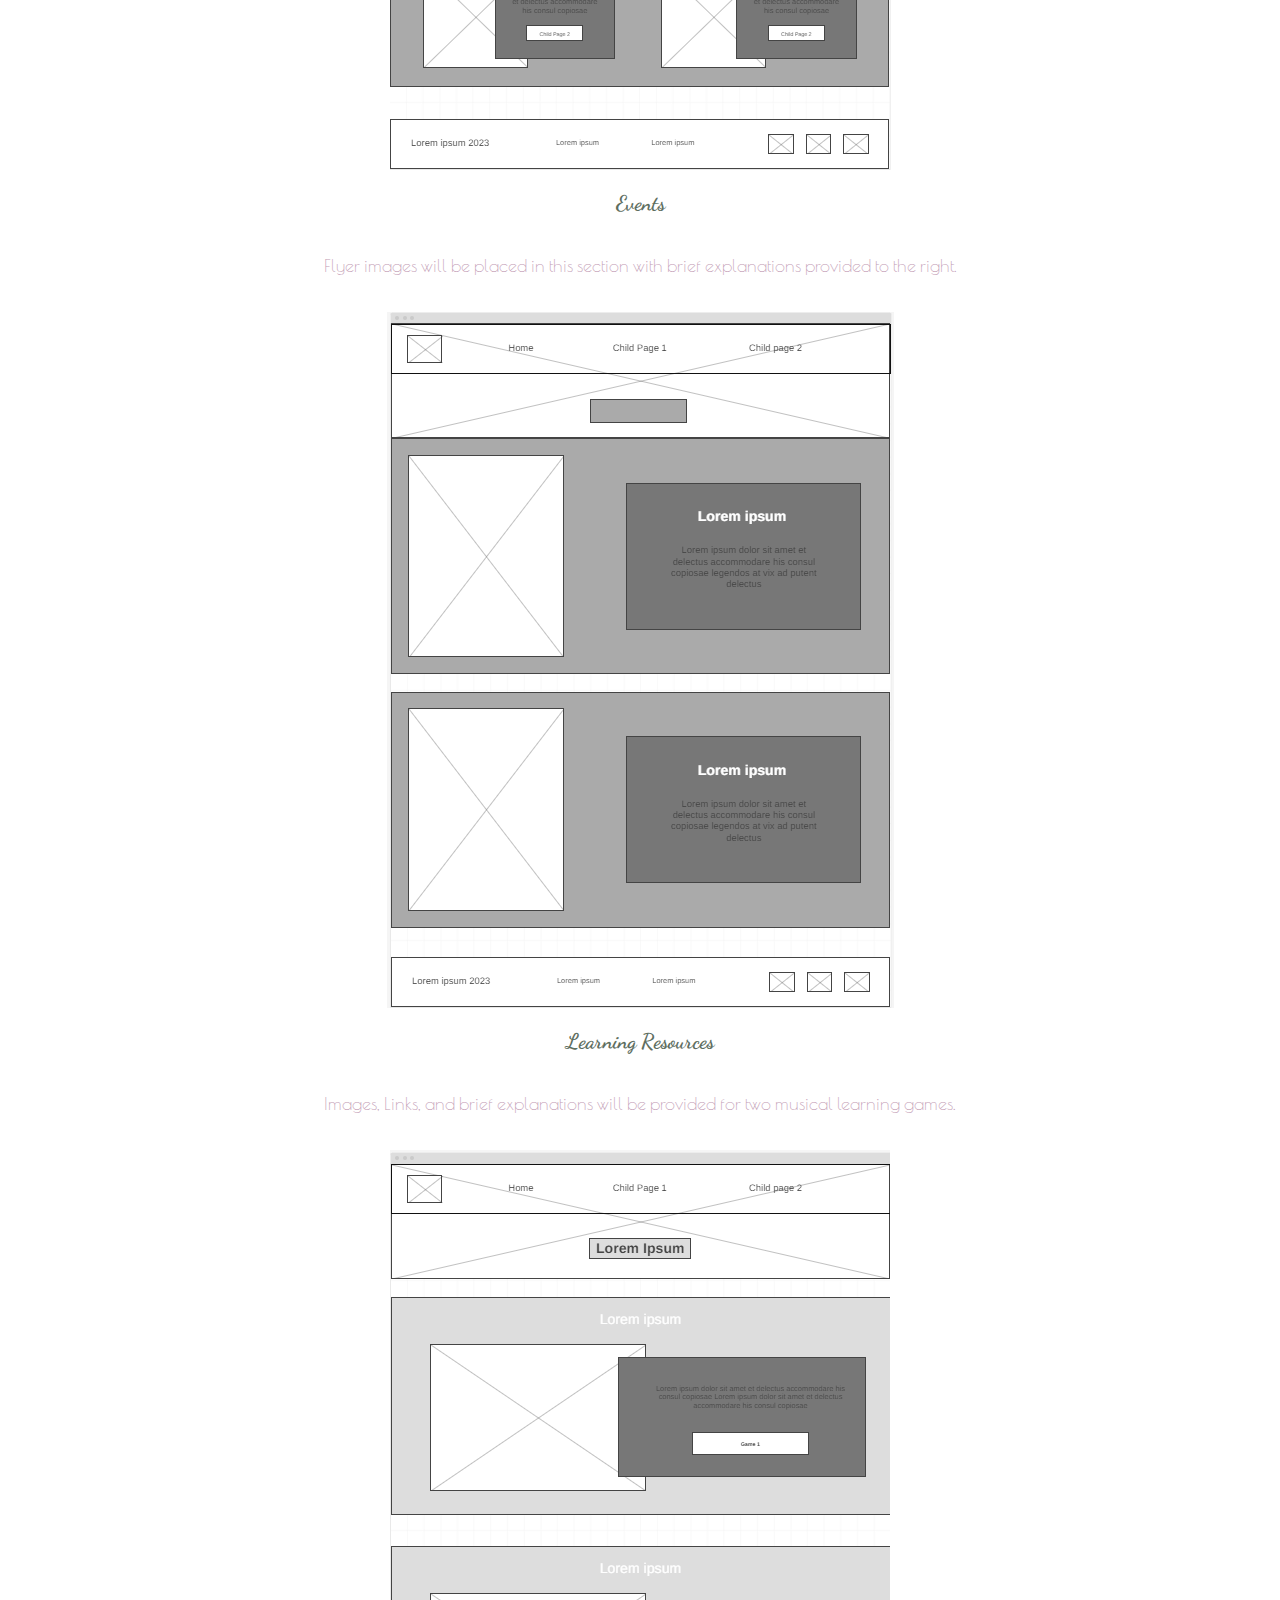
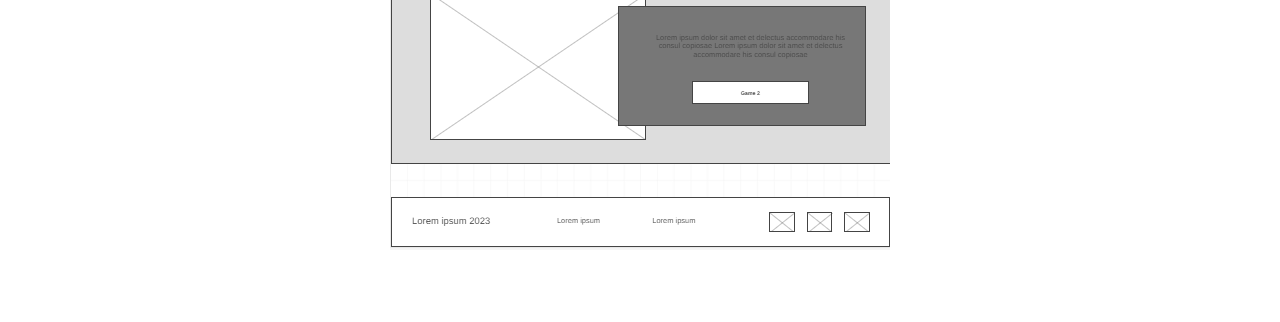
<file: pianostudio/site-plan.html>
<!DOCTYPE html>
<html lang="en-us">
    
    <head>
        <meta charset="utf-8">
        <title>Site Plan</title>
        <link type="text/css" rel="stylesheet" href="styles/site-plan.css">
    </head>

    <body>
        <header>
            <h1>Norman Piano Studio Site Plan</h1>
            <h2>Laura Norman</h2>
            <h2>WDD 130-B6</h2>
            <!-- In the header above, add the name or your site, your name and class number. For example if you are in section 3 you would put WDD 130.03 -->
        </header>
        <main>

            <!-- ------------------------Steps 2-3------------------------------ -->
            <hr>
            <h2>Overview</h2>
            <h3>Purpose</h3>
            <p>The purpose of this site is to provide information and resources for their piano education in my music studio. This will include calendar updates about recitals, competitions, and activities.</p>
            <h3>Audience</h3>
            <p>My students and their parents.</p> 

            <hr>
            <h2>Branding</h2>
            <h3>Website Logo</h3>
            <!-- Replace this with some sort of logo for your site.  A logo can be as simple as the name of your site in a nice font :) -->
            <img class="logo" src="images/npslogo.jpg" alt="Logo image">
            <hr>
            <h2>
                Style Guide
            </h2>

            <!-- ------------------------Steps 4-8------------------------------ -->

            <h3>
                Color Palette
            </h3>
            <!--  The colors you choose for a website are one of the most important decisions you will make. Follow the instructions on the activity in iLearn then return and replace the color codes below with the hex color codes (the 6 digit numbers that show at the bottom of each color) for the colors you have chosen below.  You should have at least 2 colors but do not have to fill in all 4 if you do not need them.  -->

            <!-- Copy and paste the URL to your finished palette below Make sure to paste it into both spots -->
            Palette URL: <a href="https://coolors.co/b5c3be-c19ab3-5e6e5f-3e3328-181817" target="_blank">https://coolors.co/b5c3be-c19ab3-5e6e5f-3e3328-181817</a>
            <table class="colors">
                <tr>
                    <th>Primary</th>
                    <th>Secondary</th>
                    <th>Accent 1</th>
                    <th>Accent 2</th>
                </tr>
                <!-- Replace the numbers in the boxes below with your hex color codes. Then switch to the site-plan.css file and change your colors there as well. -->
                <tr>
                    <td class="primary">#B5C3BE</td>
                    <td class="secondary">#5E6E5F</td>
                    <td class="accent1">#C19AB3</td>
                    <td class="accent2">#3E3328</td>
                </tr>
            </table>

            <!-- ------------------------Step 9------------------------------ -->

            <h3>
                Typography
            </h3>
            <!-- Choose a font for your paragraphs (body copy) and headlines. What font(s) have you chosen? Why did you choose what you did?  Make sure to review the list of web safe fonts at W3Schools.org as a starting point.  Think also about which of your colors above you might use for background and font colors. -->

            <h4>
                Heading Font: Dancing Script <!-- change this -->
            </h4>
            <h4>
                Paragraph Font: Poiret One <!-- change this -->
            </h4>
            <h3>
                Normal paragraph example
            </h3>
            <p>
                Lorem ipsum dolor sit amet, consectetur adipiscing elit, sed do eiusmod tempor incididunt ut labore et dolore magna aliqua. Ut enim ad minim veniam, quis nostrud exercitation ullamco laboris nisi ut aliquip ex ea commodo consequat. Duis aute irure dolor in reprehenderit in voluptate velit esse cillum dolore eu fugiat nulla pariatur. Excepteur sint occaecat cupidatat non proident, sunt in culpa qui officia deserunt mollit anim id est laborum.
            </p>
            <h3>
                Colored paragraph example
            </h3>
            <p class="colored">
                Lorem ipsum dolor sit amet, consectetur adipiscing elit, sed do eiusmod tempor incididunt ut labore et dolore magna aliqua. Ut enim ad minim veniam, quis nostrud exercitation ullamco laboris nisi ut aliquip ex ea commodo consequat. 
            </p>

            <!-- ------------------------Step 10------------------------------ -->

            <h3>
                Navigation
            </h3>
            <!-- Think about how you want your navigation bar to look. In the site-plan.css file change the colors to your colors to get the look you desire. --> 
            <nav>
                <a href="index.html">Home</a>
                <a href="events.html">Events</a>
                <a href="resources.html">Resources</a>
            </nav>
            <hr>
            <h2>
                Site Map
            </h2>
            <div class="sitemap">
                <div class="sm-home">
                Home
                </div>
                <div class="sm-page2">
                Events <!-- change this -->
                </div>
                <div class="sm-page3">
                Resources  <!-- change this -->
                </div>

                <div class="top">
                &nbsp;
                </div>
                <div class="left">
                &nbsp;
                </div>
                <div class="right">
                &nbsp;
                </div>

            </div>

            <!-- --------Content Section -------------- -->
            <hr>
            <h2>
                Content
            </h2>
            <h3>Home page</h3>
            <p>
The main page will include a summary of my piano studio and what all is included by being a part of it. How long lessons are, pricing, typical events, etc. I will include a little bit about myself on this main page as well, listing a short resume and details about my education and qualifications. 
RESUME
Experience
2014-Present Centerville High School Choir Accompanist
2014-2019 Orchestra Accompanist
2016-Present Theatre Accompanist
Frequently Accompanies musicals at Centerville high school
Played college level piano scores for Charlie Brown the musical, Into the Woods, and Fiddler on the Roof
Awards & Honors
DMC Piano Scholarship for $450, $500, $1000, and $1000
OMEA competition all four years of highschool, getting ones all four times
Received a full-tuition scholarship to BYU-Idaho studying Piano Performance

General information about lessons will include:

Required Book List:
Piano Adventures Performance Book for current level 
Piano Adventures Theory Book for current level 

These will include amazon links to them. 

For materials: I will be doing just a basic half inch binder with page protectors that I will fill with notes taken during the lesson, and printed out fun/recital songs that we might decide to work on. For those materials, I require an additional $5 to the payment for the first month of lessons.

My lessons will take place in my parents music room located at:
360 Saddleriver Drive
Dayton, OH 45458
There is seating in the music room as well as in the library room that is right next door.

Lessons will be $20 each for a half hour lesson. Payment is due at the beginning of the month for the whole month. Any conflicts need to be addressed before the month, and there will be no payment required for those scheduled absences.
A final thing I could include is a link to my policies, or type them out. Here are my policies:

Payment

1. Payment is due in full on the first lesson of each month.
2. I accept checks and venmo for payment.
3. Tuition is NOT refundable unless a whole day of lessons are canceled, making make ups for 7 different kids impossible. I am, however, extremely flexible about make-up lessons.
4. New students starting after the first week of the month are billed only for the lessons remaining in that month. Regular monthly billing begins the following month.
5. Tuition is currently $20.00 per lesson and does not include books or supplies.


Scheduling and Attendance
1. Students are allowed one make-up lesson per month for illness, conflicts, etc. Please attempt to give me as much advance notice of absences as is possible so that I may adjust schedules. The make-up must be attended within the month taken; preferably the same week.
2. Make-up lessons are not carried over to the next month.
3. No make-ups are given for no-shows or if you forget to come to a lesson.
4. No make-ups are given for make-up lessons not attended.
5. Arrive at your lesson on time. My schedule usually does not allow me to push into the next time slot.

Discounts, Awards and Transfers
1. Lessons are transferable to students not currently enrolled. You may transfer a free lesson reward or a lesson already paid for into a gift certificate for someone other than yourself or your child.

            </p>
            <p>Images for the Home page</p>
                <img src="images/laura-piano.jpg" alt="Laura Norman">
                <img src="images/piano-student.jpg" alt="Piano Student">

            </ul>
            <h3>Events</h3>
            <p>
                My first child page will have information on upcoming dates: recitals, competitions, activities, concerts, etc. This will be in a calendar format and will inform the families using my website about upcoming important dates that they will not want to miss. There will be a recital in the Fall and in the Spring each year, so I will update and post flyers to go with these dates. There will also be a party a couple weeks before each recital. Competitions will include Blue ribbon, OMEAs, etc. 
            </p>
            <p>Images for the Page 2</p>
                <img src="images/fall-flyer.png" alt="Fall Recital">
                <img src="images/christmas-flyer.jpg" alt="Christmas Recital">

            </ul>
            <h3>Resources</h3>
            <p>
                My second child page will include printable resources to practice theory and links to external cites or apps that would help further their knowledge. It will also have a list of my optional but recommended piano books to help further skills and try out different styles. Possible fun books like Christmas or Disney, and others like jazz and musicals. These recommendations will come with links connected to amazon for ease of purchase. 
            </p>
            <p>Images for the Page 3</p>
                <img src="images/game-one.png" alt="Music Theory Game1">
                <img src="images/game-two.png" alt="Music Theory Game2">

            </ul>
            <hr>
            <h2>
                Wireframes
            </h2>
            <p>
                Create three wireframes for your site. One for each page and list them here</p>

            <h3>Home</h3>
            <p>         
                Information about me as a teacher will be provided after the hero image. Then explanations of the other two pages with links to them. 
            </p>
            <img src="images/wireframe1.png" alt="home page wireframe">

            <h3>Events</h3>
            <p>         
                Flyer images will be placed in this section with brief explanations provided to the right. 
            </p>
            <img src="images/wireframe2.png" alt="page 2 wireframe">

            <h3>Learning Resources</h3>
            <p>         
                Images, Links, and brief explanations will be provided for two musical learning games. 
            </p>
            <img src="images/wireframe3.png" alt="page 3 wireframe">
        </main>
    </body>
</html>
</file>
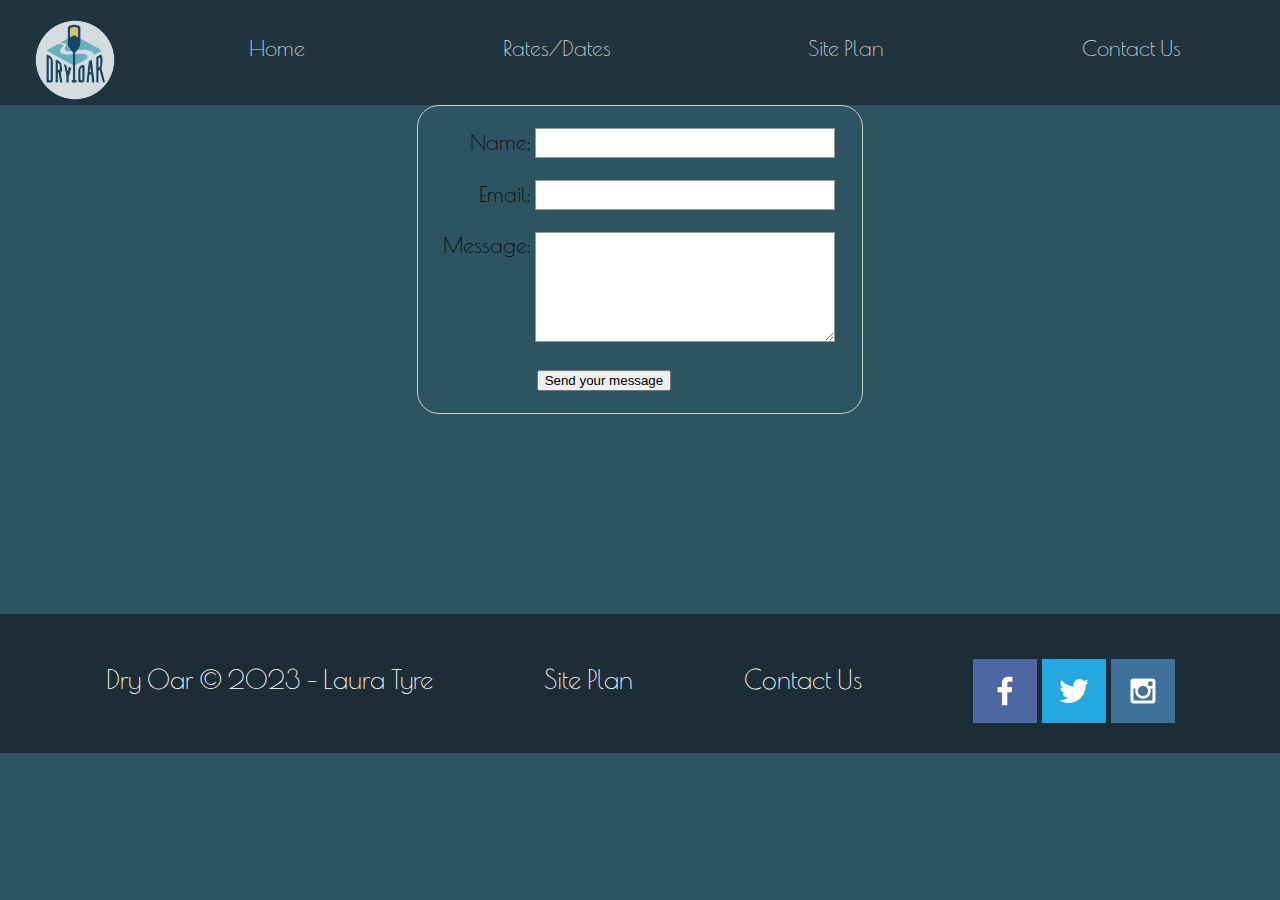
<file: wwr/contactus.html>
<!DOCTYPE html>
<html lang="en">
<head>
    <meta charset="UTF-8">
    <meta name="viewport" content="width=device-width, initial-scale=1.0">
    <title>Contact Us</title>
    <link rel="stylesheet" href="styles/style.css">
</head>
<body>
    <header>
        <a id="logo_link" href="index.html">
            <img class="logo" src="images/logo.png" alt="Dry Oar Logo">
        </a>
        <nav>
            <a href="index.html">Home</a>
            <a href="ratesdates.html">Rates/Dates</a>
            <a href="site-plan-rafting.html">Site Plan</a>
            <a href="contactus.html">Contact Us</a>
        </nav>
    </header>
    <main>
        <div id="feedback"></div>
        <form action="/my-handling-form-page" method="post">
            <ul>
                <li>
                    <label for="name">Name:</label>
                    <input type="text" id="name" name="user_name" />
                </li>
                <li>
                    <label for="mail">Email:</label>
                    <input type="email" id="mail" name="user_email" />
                </li>
                <li>
                    <label for="msg">Message:</label>
                    <textarea id="msg" name="user_message"></textarea>
                </li>
                <li class="button">
                    <button type="submit">Send your message</button>
                </li>
            </ul>
        </form>
    </main>
    <footer>
        <p>Dry Oar &copy; 2023 - Laura Tyre</p>
        <p><a href="site-plan-rafting.html">Site Plan</a></p>
        <p><a href="contactus.html">Contact Us</a></p>
        <div class="social">
            <a href="https://facebook.com" target="_blank">
                <img src="images/facebook.png" alt="fb icon">
            </a>
            <a href="https://twitter.com" target="_blank">
                <img src="images/twitter.png" alt="twitter icon">
            </a>
            <a href="https://instagram.com" target="_blank">
                <img src="images/instagram.png" alt="instagram icon">
            </a>
        </div>
    </footer>
    <script>
        // get the feedback div element so we can do something with it.
        const feedbackElement = document.getElementById('feedback');
        // get the form so we can read what was entered in it.
        const formElement = document.forms[0];
        // add a 'listener' to wait for a submission of our form. When that happens run the code below.
        formElement.addEventListener('submit', function(e) {
            // stop the form from doing the default action.
            e.preventDefault();
            // set the contents of our feedback element to a message letting the user know the form was submitted successfully. Notice that we pull the name that was entered in the form to personalize the message!
            feedbackElement.innerHTML = 'Hello '+ formElement.user_name.value +'! Thank you for your message. We will get back with you as soon as possible!';
            // make the feedback element visible.
            feedbackElement.style.display = "block";
            // add a class to move everything down so our message doesn't cover it.
            document.body.classList.toggle('moveDown');
        });
    </script>
</body>
</html>
</file>
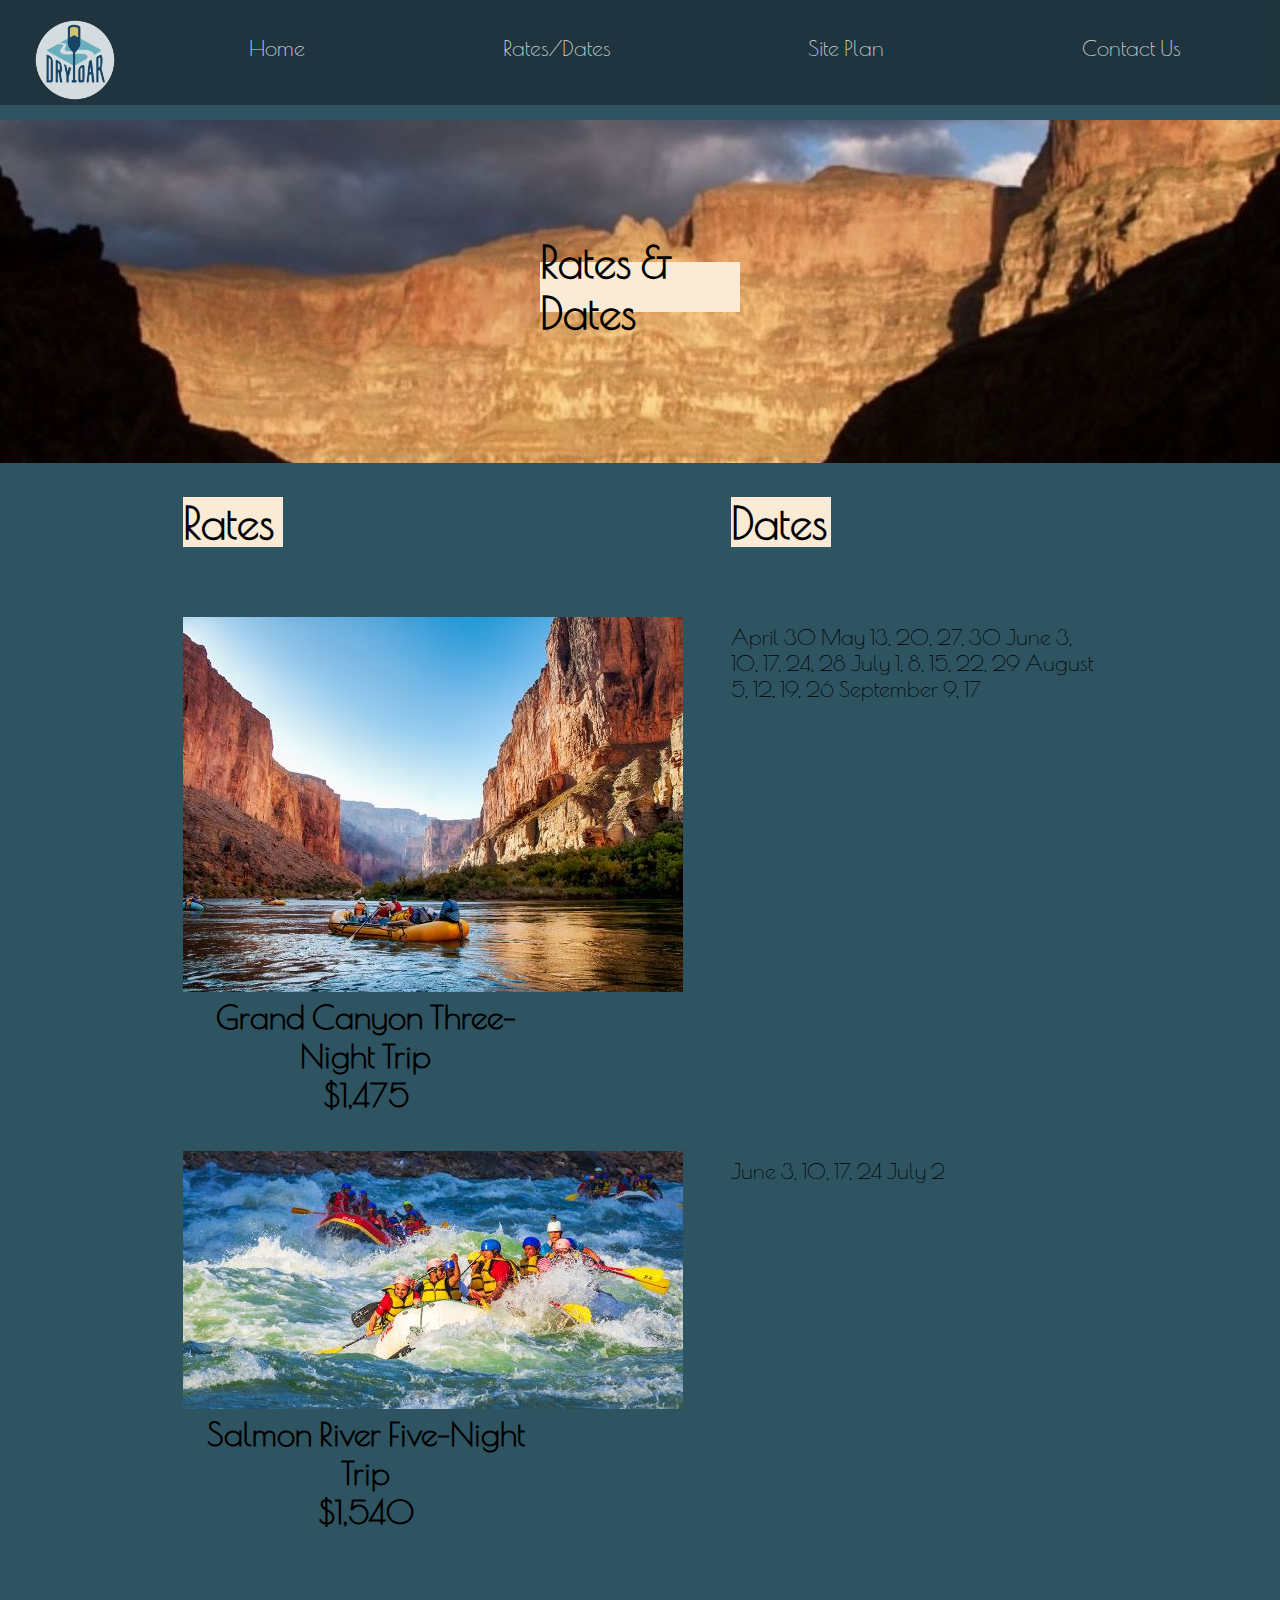
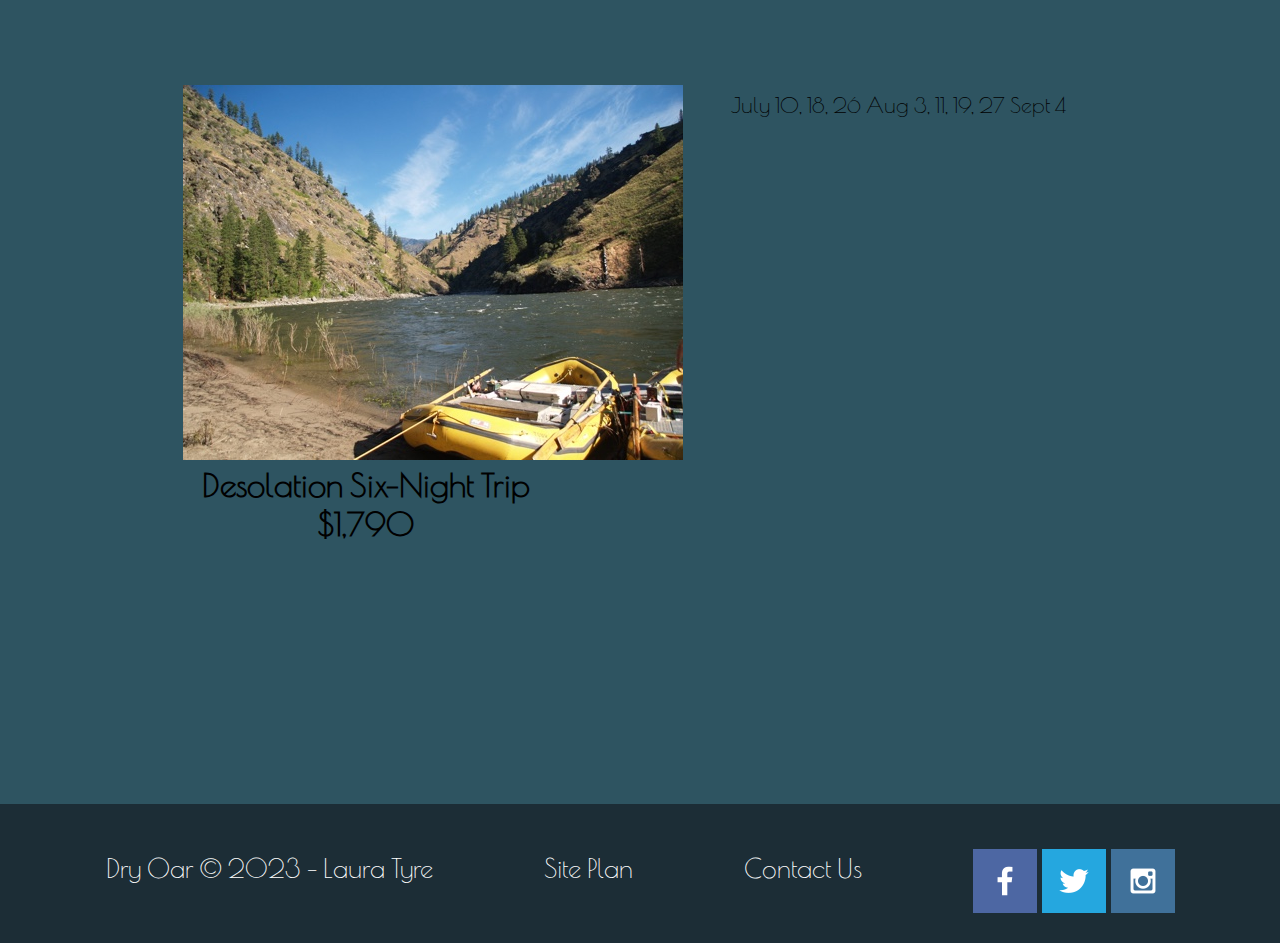
<file: wwr/ratesdates.html>
<!DOCTYPE html>
<html lang="en">
<head>
    <meta charset="UTF-8">
    <meta name="viewport" content="width=device-width, initial-scale=1.0">
    <title>Rates/Dates</title>
    <link rel="stylesheet" href="styles/style.css">
</head>
<body>
    <div id="content2">
        <header>
            <a id="logo_link" href="index.html">
                <img class="logo" src="images/logo.png" alt="Dry Oar Logo">
            </a>
            <nav>
                <a href="index.html">Home</a>
                <a href="ratesdates.html">Rates/Dates</a>
                <a href="site-plan-rafting.html">Site Plan</a>
                <a href="contactus.html">Contact Us</a>
            </nav>
        </header>
        <div id="title">
            <div>
                <img src="images/titleimage.jpg" alt="Canyon River">
            </div>
            <section id="title-msg">
                <h1>Rates & Dates</h1>
            </section>
        </div>
        <main class="page2-grid">
            
            <h1 class="categorie1">Rates</h1>
            <h1 class="categorie2">Dates</h1>
                
            <section class="img1" >
                <img src="images/grandcanyon.jpg" alt="grand canyon">
                <p class="price-card1">
                    <h2>Grand Canyon Three-Night Trip</h2>
                    <h2>$1,475</h2>
                </p>
            </section>
                <p class="dates1">April 30 May 13, 20, 27, 30 June 3, 10, 17, 24, 28 July 1, 8, 15, 22, 29 August 5, 12, 19, 26 September 9, 17</p>
            
            <section class="img2" >
                <img src="images/salmonriver.jpg" alt="salmon river">
                <p class="price-card2">
                    <h2>Salmon River Five-Night Trip</h2>
                    <h2>$1,540</h2>
                </p>
            </section>
                <p class="dates2">June 3, 10, 17, 24 July 2</p>
            
            <section class="img3" >
                <img src="images/desolation.jpg" alt="desolation">
                <p class="price-card3">
                    <h2>Desolation Six-Night Trip</h2>
                    <h2>$1,790</h2>
                </p>
            </section>
                <p class="dates3">July 10, 18, 26 Aug 3, 11, 19, 27 Sept 4</p>
        </main>
        <footer>
            <p>Dry Oar &copy; 2023 - Laura Tyre</p>
            <p><a href="site-plan-rafting.html">Site Plan</a></p>
            <p><a href="contactus.html">Contact Us</a></p>
            <div class="social">
                <a href="https://facebook.com" target="_blank">
                    <img src="images/facebook.png" alt="fb icon">
                </a>
                <a href="https://twitter.com" target="_blank">
                    <img src="images/twitter.png" alt="twitter icon">
                </a>
                <a href="https://instagram.com" target="_blank">
                    <img src="images/instagram.png" alt="instagram icon">
                </a>
            </div>
        </footer>
    </div>
</body>
</html>
</file>
<file: extra-credit/styles/grid.css>
/******************************************************************************
START grid layout extra credit
******************************************************************************/
* {
    box-sizing: border-box;
}

.grid1 {
    display: grid;
    grid-template-columns: 1fr 1fr 1fr 1fr 1fr 1fr 1fr 1fr 1fr 1fr 1fr 1fr;
    padding-top: 2em;
    padding-bottom: 2em;
}

.grid1 h1 {
    align-items: center
}

.grid2 {
    display: grid;
    grid-template-columns: 1fr 1fr 1fr 1fr 1fr 1fr 1fr 1fr 1fr 1fr 1fr 1fr;
    padding: 1rem;
    background-color: aqua;
    grid-column: 2/6.5;
}

.grid2 h2 {
    align-items: center
}

.grid3 {
    display: grid;
    grid-template-columns: 1fr 1fr 1fr 1fr 1fr 1fr 1fr 1fr 1fr 1fr 1fr 1fr;
    padding: 1rem;
    background-color: blue;
    grid-column: 7/12;
}

.grid3 h3 {
    align-items: center
}

.grid4 {
    display: grid;
    grid-template-columns: 1fr 1fr 1fr 1fr 1fr 1fr 1fr 1fr 1fr 1fr 1fr 1fr;
    padding: 1rem;
    background-color: blueviolet;
    grid-column: 4/12;
}

.grid4 h2 {
    align-items: center
}

section {
    display: grid;
    grid-template-columns: 1fr 1fr 1fr 1fr 1fr 1fr 1fr 1fr 1fr 1fr 1fr 1fr;
    padding: 1rem;
    background-color: brown;
    grid-column: 2/9;
}


section h2 {
    align-items: center
}

form {
    display: grid;
    grid-template-columns: 1fr 1fr 1fr 1fr 1fr 1fr;
    padding: 1rem;
    grid-column: 2/7;
}

legend {
    font-size: 20px;
    font-weight: 700;
}

fieldset > div {
    display: grid;
    grid-template-columns: 1fr 1fr 1fr;
    padding: 1rem;
    grid-gap: 0 1em;
}

label {
    align-items: right;
}

input {
    align-items: left;
    width: 100%;
}

button {

}


section > div {

}
</file>
<file: pianostudio/styles/style.css>
@import url('https://fonts.googleapis.com/css2?family=Dancing+Script&family=Poiret+One&display=swap');

:root {
--heading-font: "Dancing Script", cursive;
--paragraph-font: "Poiret One", sans-serisf;
}

#contentblock {
    max-width: 1200px;
    margin: 0 auto;
}

body {
    background: #B5C3BE;
}

/*Header*/

header {
    
    background-color: #5E6E5F;
    opacity: 1;
    display: grid;
    grid-template-columns: 150px auto;
    text-align: center;
    max-height: 90px;
    
}

.logo{
    width: 80px;
}

#logo_link{
    justify-self: center;
    align-self: center;
}

nav a{
    color: white;
    text-decoration: none;
    padding: 35px;
}

nav {
    display: flex;
    justify-content: space-around;
}

nav a:hover{
    background-color: #B5C3BE;
    color: white;
}

/*Hero Section*/

#hero {
    display: grid;
    grid-template-columns: 1fr 3fr 1fr;
    margin-top: -100px;
}

#hero-box{
    grid-column: 1/4;
    grid-row: 1/3;
    z-index: -1;
}

#hero-msg{
    grid-column: 2/3;
    grid-row: 1/2;
    margin-top: 100px;
}

#hero-msg {
    color: white;
    text-align: center;
    font-size: 50px;
    font-family: var(--heading-font);
}

#hero-img{
    width: 100%;
    opacity: .5;
}

/*Home page Main Content*/

.grid {
    display: grid;
    grid-template-columns: 1fr 1fr 1fr 1fr 1fr 1fr 1fr 1fr 1fr 1fr 1fr 1fr;
    grid-template-rows: 1fr 1fr 1fr 1fr 1fr 1fr 1fr 1fr 1fr 1fr;
    max-height: 900px;
}

/* The flip card container - set the width and height to whatever you want. We have added the border property to demonstrate that the flip itself goes out of the box on hover (remove perspective if you don't want the 3D effect */
.flip-card {
    background-color: transparent;
    width: 300px;
    height: 225px;
    border: 1px solid #f1f1f1;
    perspective: 1000px; /* Remove this if you don't want the 3D effect */
    grid-column: 2/5;
    grid-row-start: 2;
}
  
  /* This container is needed to position the front and back side */
.flip-card-inner {
    position: relative;
    width: 100%;
    height: 100%;
    text-align: center;
    transition: transform 0.8s;
    transform-style: preserve-3d;
}
  
/* Do an horizontal flip when you move the mouse over the flip box container */
.flip-card:hover .flip-card-inner {
    transform: rotateY(180deg);
}
  
/* Position the front and back side */
.flip-card-front, .flip-card-back {
    position: absolute;
    width: 100%;
    height: 100%;
    -webkit-backface-visibility: hidden; /* Safari */
    backface-visibility: hidden;
}
  
/* Style the front side (fallback if image is missing) */
.flip-card-front {
    background-color: #bbb;
    color: black;
}
  
/* Style the back side */
.flip-card-back {
    background-color: #C19AB3;
    color: white;
    transform: rotateY(180deg);
}

.msg {
    grid-column: 7/12;
    background-color: #5E6E5F;
    text-align: center;
    grid-row-start: 2;
    padding: 10px 20px;
}

.msg h2 {
    font-family: var(--heading-font);
}

.msg h3 {
    font-family: var(--paragraph-font);
}

.button-box1 {
    background-color: #C19AB3;
    text-align: center;
    grid-column: 3/4;
    grid-row: 6/7;
    font-size: 18px;
    padding: 15px 30px;
    margin-top: 50px;
    border-radius: 5px;
    margin-bottom: 10px;
}

.button-box1 :hover {
    color: #5E6E5F;
}

.button-box2 :hover {
    color: #5E6E5F;
}

.page1 {
    color: black;
    font-size: larger;
}

.flyerimg {
    grid-column: 1/4;
    grid-row: 7/9;
}

.page1card {
    grid-row: 7/10;
    grid-column: 3/6;
    background-color: #5E6E5F;
    max-height: 150px;
    text-align: center;
    padding: 10px 10px;
}

.page1card h2 {
    font-family: var(--heading-font);
}

.page1card h3 {
    font-family: var(--paragraph-font);
}

.button-box2 {
    background-color: #C19AB3;
    text-align: center;
    grid-column: 8/10;
    grid-row: 6/7;
    font-size: 18px;
    padding: 15px 30px;
    margin-top: 50px;
    border-radius: 5px;
    margin-bottom: 10px;
}

.page2 {
    color: black;
    font-size: larger;
}

.gameimg {
    grid-column: 7/10;
    grid-row: 7/9;
}

.page2card {
    grid-row: 7/10;
    grid-column: 9/12;
    background-color: #5E6E5F;
    max-height: 150px;
    text-align: center;
    padding: 10px 10px;
}

.page2card h2 {
    font-family: var(--heading-font);
}

.page2card h3 {
    font-family: var(--paragraph-font);
}

/*Events page Main Content*/

.page2-grid {
    display: grid;
    grid-template-columns: 1fr 1fr 1fr 1fr 1fr 1fr 1fr 1fr 1fr 1fr 1fr 1fr 1fr 1fr 1fr 1fr;
    grid-template-rows: 1fr 1fr 1fr 1fr 1fr 1fr 1fr 1fr 1fr 1fr 1fr 1fr 1fr 1fr 1fr 1fr;
    max-height: 1000px;
}

.flyer1 {
    grid-column: 2/6;
    grid-row: 2/8;
}

.fall {
    grid-column: 8/15;
    grid-row: 5/9;
    background-color: #5E6E5F;
    text-align: center;
    padding: 10px 10px 10px 10px;
    max-height: 200px;
}

.fall h2 {
    font-family: var(--heading-font);
    font-size: xx-large;
}

.fall h3 {
    font-family: var(--paragraph-font);
}

.flyer2 {
    grid-column: 2/6;
    grid-row: 11/16;
}

.winter {
    grid-column: 8/15;
    grid-row: 13/16;
    background-color: #5E6E5F;
    padding: 20px 20px 20px 20px;
    text-align: center;
}

.winter h2 {
    font-family: var(--heading-font);
    font-size: xx-large;
}

.winter h3 {
    font-family: var(--paragraph-font);
}

/*Resources page Main Content*/

.page3-grid {
    display: grid;
    grid-template-columns: 1fr 1fr 1fr 1fr 1fr 1fr 1fr 1fr 1fr 1fr 1fr 1fr 1fr 1fr 1fr 1fr;
    grid-template-rows: 1fr 1fr 1fr 1fr 1fr 1fr 1fr 1fr 1fr 1fr 1fr 1fr 1fr 1fr 1fr 1fr;
    max-height: 1000px;
}

.game1 {
    grid-column: 2/6;
    grid-row: 3/5;
}

.tenuto {
    grid-column: 8/15;
    grid-row: 2/7;
    background-color: #5E6E5F;
    padding: 15px 20px 20px 20px;
    text-align: center;
}

.tenuto h2 {
    font-family: var(--heading-font);
    font-size: xx-large;
}

.tenuto h3 {
    font-family: var(--paragraph-font);
}

.game2 {
    grid-column: 2/6;
    grid-row: 11/16;
}

.theory-lessons {
    grid-column: 8/15;
    grid-row: 12/15;
    background-color: #5E6E5F;
    text-align: center;
    padding: 10px 20px 30px 20px;
}

.theory-lessons h2 {
    font-family: var(--heading-font);
    font-size: xx-large;
}

.theory-lessons h3 {
    font-family: var(--paragraph-font);
}

.button-box3 {
    background-color: #C19AB3;
    text-align: center;
    grid-column: 11/12;
    grid-row: 7/8;
    font-size: 18px;
    padding: 15px 30px;
    margin-top: 50px;
    border-radius: 5px;
}

.button-box3 :hover {
    color: #5E6E5F;
}

.game1-link {
    color: black;
    font-size: larger;
}

.button-box4 {
    background-color: #C19AB3;
    text-align: center;
    grid-column: 10/13;
    grid-row: 15/16;
    font-size: 18px;
    padding: 15px 30px;
    margin-top: 50px;
    border-radius: 5px;
}

.button-box4 :hover {
    color: #5E6E5F;
}

.game2-link {
    color: black;
    font-size: larger;
}


/*Footer*/

footer, .social, img{
    padding-top: 15px;
}

footer {
    background-color: #5E6E5F;
    color: white;
    display: flex;
    justify-content: space-around;
    align-items: center;
    padding: 25px 50px;
    margin-top: 200px;
}

footer a {
    color: white;
}

footer a:hover{
    color: white;
}

footer p{
    font-size: 1.2em;
}

footer p a:hover{
    text-decoration: underline;
}

.social a {
    text-decoration: none;
}
</file>
<file: wwr/styles/style.css>
@import url('https://fonts.googleapis.com/css2?family=Poiret+One&family=Rammetto+One&display=swap');

#content{
    max-width: 1600px;
    margin: 0 auto;
}

.home-grid{
    display: grid;
    grid-template-columns: 1fr 1fr 1fr 1fr 1fr 1fr 1fr 1fr 1fr 1fr;
}

.card-img, .mountains {
    width: 100%;
}

.rivers-card{
    grid-column: 2/4;
    grid-row: 2/3;
}

.camping-card{
    grid-column: 5/7;
    grid-row: 2/3;
}

.rapids-card{  
    grid-column: 8/10;
    grid-row: 2/3;
}

#background{
    grid-column: 1/11;
    grid-row: 4/9;
}

.mountains{
    grid-column: 2/7;
    grid-row: 5/8;
    box-shadow: 5px 5px 10px #6f7364;
}

.msg{
    grid-column: 6/10;
    grid-row: 6/7;
    box-shadow: 5px 5px 10px #6f7364;
}
nav a, #hero-msg h1, #hero-msg h4, .button-box, main section{
    text-align: center;
}

#background{
    height: 725px;
    background-color: #4B9AAA;
}

body{
    background-color: #2E5461 ;
    font-family: "Poiret One", Helvetica, sans-serif;
    font-size: 22px;
    padding: 0;
    margin: 0;
}

h2{
    margin: 0;
}

.home-title{
    color: white;
    font-family: "Rammetto One", Helvetica, sans-serif;
    font-size: 2em;
    margin-top: 10px;
}

header{
    background-color: #1C2D36;
    opacity: 0.8;
    display: grid;
    grid-template-columns: 150px auto;
}

nav a{
    color: white;
    text-decoration: none;
    padding: 35px;
}

nav {
    display: flex;
    justify-content: space-around;
}

nav a:hover{
    background-color: #2E5461 ;
    color: white;
}

.book, .join{
    background-color: #4B9AAA ;
    color: white;
    text-decoration: none;
    font-size: 18px;
    padding: 15px 30px;
    margin-top: 50px;
    border-radius: 5px;
}

.book:hover, .join:hover{
    background-color:#1C2D36;
    color: white;
}

.msg{
    background-color: #2E5461;
    line-height: 1.5em;
    padding: 35px;
}

.msg h2{
    color: white;
    font-family: "Rammetto One", Helvetica, sans-serif;
}

.msg p{
    color: white;
    font-size: .8em;
    padding-bottom: 15px;
}

footer{
    background-color: #1C2D36;
    color: white;
    padding: 25px 50px;
    margin-top: 200px;
    display: flex;
    justify-content: space-around;
    align-items: center;
}

footer a{
    color: white;
    text-decoration: none;
}

footer a:hover{
    color: white;
}

footer p{
    font-size: 1.2em;
}

footer p a:hover{
    text-decoration: underline;
}

footer, .social, img{
    padding-top: 15px;
}

h4{
    color: white;
}

.icon{
    width: 80px;
    padding-top: 10px;
}

.logo{
    width: 80px;
}

#logo_link{
    padding-top: 5px;
    justify-self: center;
    align-self: center;
}

#hero {
    display: grid;
    grid-template-columns: 1fr 3fr 1fr;
    margin-top: -100px;
}

#hero-box{
    grid-column: 1/4;
    grid-row: 1/3;
    z-index: -1;
}

#hero-msg{
    grid-column: 2/3;
    grid-row: 1/2;
    margin-top: 100px;
}

#hero-msg h4 {
    color: white;

}

#hero-img{
    width: 100%;
}

.rivers-card, .camping-card, .rapids-card{
    margin: 200px 0;
}

.card-img{
    border: 10px solid black;
    padding-top: 0;
    transition: transform .5s;
    box-shadow: 5px 5px 10px #6f7364;
}

.card-img:hover {
    opacity: .6;
    transform: scale(1.1);
}

main section img{
    box-sizing: border-box;
}

/*Dates and Rates Page*/

#title{
    display: flex;
    align-items: center; 
    justify-content: center; 
    height: 100%;            
}
#titleimage{
    place-items: center;
}

#title-msg{
    display: flex;
    justify-content: center; 
    align-items: center;
    position: absolute;
    z-index: 1;
    width: 200px;
    height: 50px;
    background-color: antiquewhite;
}

.page2-grid{
    display: grid;
    grid-template-columns: 1fr 1fr 1fr 1fr 1fr 1fr 1fr;
    grid-template-rows: .25fr 1fr 1fr 1fr;
}

.categorie1{
    grid-column: 2/4;
    grid-row: 1/2;
    width: 100px;
    height: 50px;
    background-color: antiquewhite;
}

.categorie2{
    grid-column: 5/7;
    grid-row: 1/2;
    width: 100px;
    height: 50px;
    background-color: antiquewhite;
}

.img1{
    grid-column: 2/4;
    grid-row: 2/3;
    position: relative;
}

.price-card1{
    position: absolute;
    z-index: 1;
    text-align: center;
}

.dates1{
    grid-column: 5/7;
    grid-row: 2/3;
}

.img2{
    grid-column: 2/4;
    grid-row: 3/4;
    position: relative;
}
.price-card2{
    position: absolute;
    z-index: 1;
}

.dates2{
    grid-column: 5/7;
    grid-row: 3/4;
}

.img3{
    grid-column: 2/4;
    grid-row: 4/5;
    position: relative;
}

.price-card3{
    position: absolute;
    z-index: 1;
}

.dates3{
    grid-column: 5/7;
    grid-row: 4/5;
}

/*Contact Us Page*/

form {
    /* Center the form on the page */
    margin: 0 auto;
    width: 400px;
    /* Form outline */
    padding: 1em;
    border: 1px solid #ccc;
    border-radius: 1em;
}
  
ul {
    list-style: none;
    padding: 0;
    margin: 0;
}
  
form li + li {
    margin-top: 1em;
}
  
label {
    /* Uniform size & alignment */
    display: inline-block;
    width: 90px;
    text-align: right;
}
  
input, textarea {
    /* To make sure that all text fields have the same font settings
       By default, textareas have a monospace font */
    font: 1em sans-serif;
  
    /* Uniform text field size */
    width: 300px;
    box-sizing: border-box;
  
    /* Match form field borders */
    border: 1px solid #999;
}
  
input:focus, textarea:focus {
    /* Additional highlight for focused elements */
    border-color: #000;
}
  
textarea {
    /* Align multiline text fields with their labels */
    vertical-align: top;
  
    /* Provide space to type some text */
    height: 5em;
}
  
.button {
    /* Align buttons with the text fields */
    padding-left: 90px; /* same size as the label elements */
}
  
button {
    /* This extra margin represent roughly the same space as the space
       between the labels and their text fields */
    margin-left: 0.5em;
}
#feedback {
    background-color: antiquewhite;
    position: absolute;
    top: 0;
    left: 0;
    right: 0;
    padding: .5em;
    /* make this element invisible until we are ready for it */
    display: none;      
}
.moveDown {
    margin-top: 3em;
}

@media screen and (max-width: 900px) {
    #hero, .home-grid {
        display: block;
        height: auto;
    }
    nav, footer {
        flex-direction: column;
    }
    nav a {
        display: block;
        padding: 15px;
    }
    #hero {
        margin-top: 0;
    }
    #hero-msg {
        margin-top: 0;
    }
    #hero-msg h4 {
        display: none;
    }
    #hero-msg h1 {
        color: #6f7364;
    }
    .home-title {
        font-size: 25px;
    }
    .rivers-card, .camping-card, .rapids-card { 
        margin: 50px auto;
        width: 60%;
    }
    #background {
        display: none;
    }
    .mountains, .msg {
        width: 80%;
        display: block;
        margin: 0 auto;
    }
    footer {
        margin-top: 25px;
    }
}
</file>
<file: pianostudio/styles/site-plan.css>
/* if you are using any Google fonts change the font names below to your fonts. 
Any spaces in your font name should be replaced with a +. 
Fonts are separated by a | */
@import url('https://fonts.googleapis.com/css2?family=Dancing+Script&family=Poiret+One&display=swapLinks to an external site.');

:root {
    /* change the values below to your colors from your palette */
    --primary-color: #B5C3BE;
    --secondary-color: #5E6E5F ;
    --accent1-color: #C19AB3;
    --accent2-color: #3E3328;

    /* change the values below to your chosen font(s) */
    --heading-font: "Dancing Script", cursive;
    --paragraph-font: "Poiret One", sans-serif;

    /* these colors below should be chosen from among your palette colors above */
    --headline-color-on-white: #5E6E5F;  /* headlines on a white background */ 
    --headline-color-on-color: white; /* headlines on a colored background */ 
    --paragraph-color-on-white: #C19AB3; /* paragraph text on a white background */ 
    --paragraph-color-on-color: white; /* paragraph text on a colored background */ 
    --paragraph-background-color: #B5C3BE;
    --nav-link-color: #3E3328;
    --nav-background-color: #B5C3BE;
    --nav-hover-link-color: white;
    --nav-hover-background-color: #3E3328;
}


/*  Look around below...but DON'T CHANGE ANYTHING! */

body {
    max-width: 1200px;
    margin: 0 auto;
    padding: 4em;
    font-size: 18px;
    text-align: center;
}
img {
    display: block;
    margin: 0 auto;
}
h1, h2, h3, h4, h5, h6 {
    font-family: var(--heading-font);
    color: var(--headline-color-on-white);
}
h2 {
    text-align: center;
}
hr {
    height: 3px;
    margin: 35px 0;
    background: var(--accent1-color);
}
header {
    padding: 1em;
    text-align: center;
    color: var(--headline-color-on-color);
    background-color: var(--paragraph-background-color);
}
header > h1, header > h2 {
    color: var(--headline-color-on-color);
}

p {
    font-family: var(--paragraph-font);
    color: var(--paragraph-color-on-white);
    padding: 1em;
}
.colors {
    width: 100%;
    min-width: 350px;
    margin: 30px auto;
    text-align: center;
}
.colors th {
    background-color: #999;
}
.colors td{
    width: 25%;
    height: 3em;
}

.primary {
    background-color: var(--primary-color);
}
.secondary {
    background-color: var(--secondary-color);
}
.accent1 {
    background-color: var(--accent1-color);
}
.accent2{
    background-color: var(--accent2-color);
}

p.colored {
    background-color: var(--paragraph-background-color);
    color: var(--paragraph-color-on-color);
}

nav {
    background-color: var(--nav-background-color);
    line-height: 3em;
    text-align: center;
    font-size: 1.2em;
}
nav  {
    list-style-type: none;
    display: flex;
}
nav a {
    padding:1em;
    min-width: 120px;
    text-decoration: none;
    padding: 10px;
}
nav a:link, nav a:visited {
    color: var(--nav-link-color);
}
nav a:hover {
    color: var(--nav-hover-link-color);
    background-color: var(--nav-hover-background-color);
}

.sitemap {
    display: grid;
    justify-content: center;

    grid-template-columns: repeat(6, 15%);
    grid-template-rows: 3em 1.5em 1.5em 3em;
    grid-template-areas: ". . home home . ."
        ". . . top . ."
        ". left left right right ."
        "page2 page2 . . page3 page3";
}
.sitemap > div {
    text-align: center;
}
.sm-home {
    grid-area: home;
    background-color: #ccc;
    line-height: 3em;
}
.sm-page2 {
    grid-area: page2;
    background-color: #ccc;
    line-height: 3em;
}
.sm-page3 {
    grid-area: page3;
    background-color: #ccc;
    line-height: 3em;
}

.top {
    grid-area: top;
    border-left: 1px solid;
}

.left {
    grid-area: left;
    border-top: 1px solid;
    border-left: 1px solid;
}

.right {
    grid-area: right;
    border-top: 1px solid;
    border-right: 1px solid;
}
</file>
